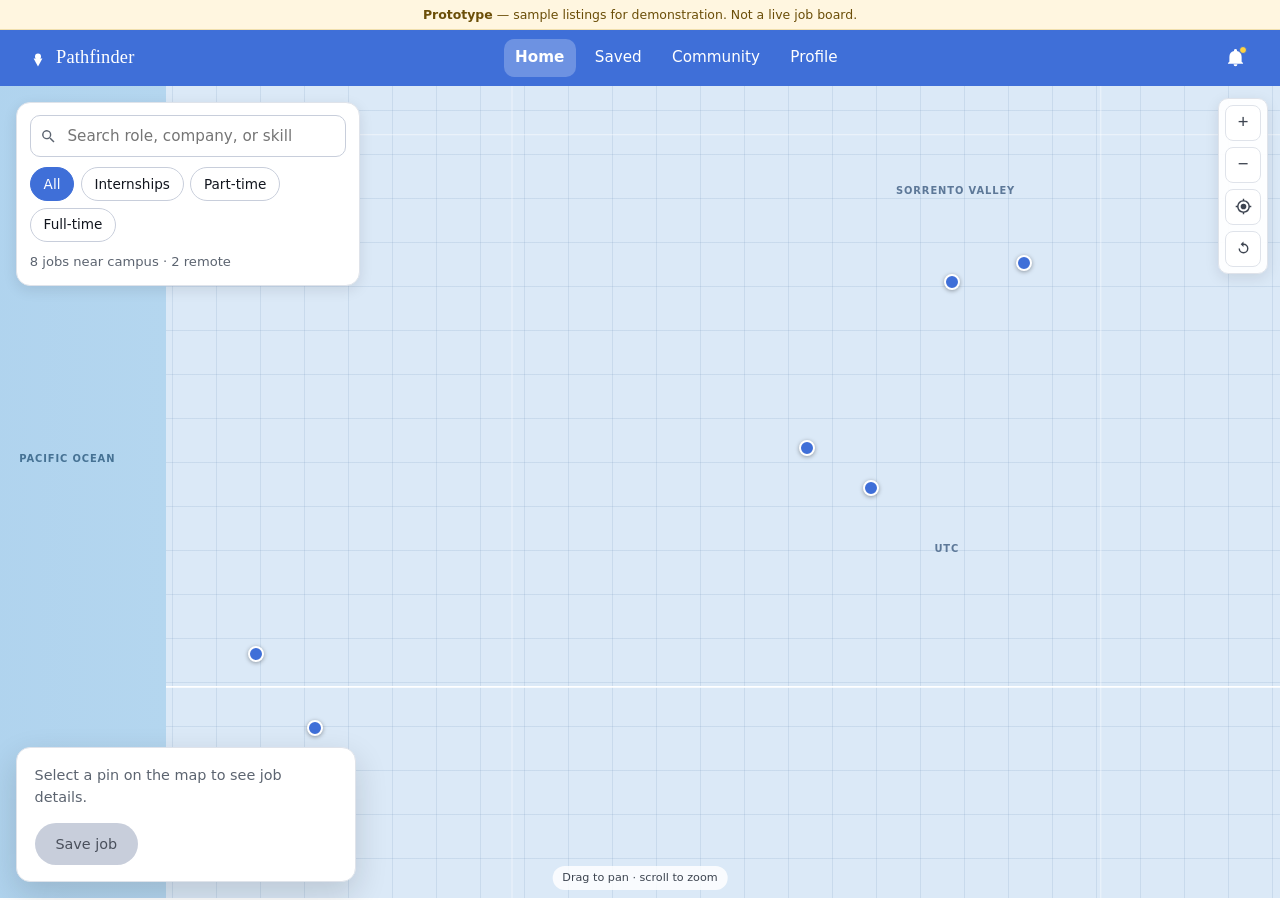
<file: Pathfinder App/index.html>
<!DOCTYPE html>
<html lang="en">
<head>
  <meta charset="UTF-8" />
  <meta name="viewport" content="width=device-width, initial-scale=1" />
  <title>Pathfinder — Find jobs near campus</title>
  <meta name="description" content="Pathfinder is a map-based job discovery tool for university students. Browse local internships and jobs by location, save the ones you want, and track application deadlines." />
  <meta name="theme-color" content="#3f6fd8" />

  <meta property="og:type" content="website" />
  <meta property="og:title" content="Pathfinder — Find jobs near campus" />
  <meta property="og:description" content="A map-based job discovery tool for university students." />

  <link rel="icon" href="data:image/svg+xml,<svg xmlns='http://www.w3.org/2000/svg' viewBox='0 0 100 100'><rect width='100' height='100' rx='22' fill='%233f6fd8'/><circle cx='50' cy='42' r='15' fill='white'/><path d='M50 92 L28 52 L72 52 Z' fill='white'/></svg>" />
  <link rel="stylesheet" href="style.css" />
</head>
<body>

<a class="skip-link" href="#mainContent">Skip to main content</a>

<div class="app">

  <div class="demo-banner" role="note">
    <strong>Prototype</strong> — sample listings for demonstration. Not a live job board.
  </div>

  <header class="top-bar">
    <div class="top-bar-inner">
      <a class="brand" href="#" aria-label="Pathfinder home">
        <svg class="brand-mark" viewBox="0 0 100 100" aria-hidden="true" focusable="false">
          <circle cx="50" cy="42" r="15" fill="currentColor" />
          <path d="M50 92 L28 52 L72 52 Z" fill="currentColor" />
        </svg>
        <span class="brand-text">Pathfinder</span>
      </a>

      <nav class="top-nav" role="tablist" aria-label="Main">
        <button class="nav-link active" role="tab" aria-selected="true"  aria-controls="homeView"      id="tab-home"      data-target="homeView">Home</button>
        <button class="nav-link"        role="tab" aria-selected="false" aria-controls="savedView"     id="tab-saved"     data-target="savedView">Saved <span id="navSavedBadge" class="nav-badge" hidden>0</span></button>
        <button class="nav-link"        role="tab" aria-selected="false" aria-controls="communityView" id="tab-community" data-target="communityView">Community</button>
        <button class="nav-link"        role="tab" aria-selected="false" aria-controls="profileView"   id="tab-profile"   data-target="profileView">Profile</button>
      </nav>

      <button class="icon-button" id="notifButton" aria-label="Notifications" aria-haspopup="dialog">
        <svg viewBox="0 0 24 24" aria-hidden="true" focusable="false">
          <path d="M12 22a2.2 2.2 0 0 0 2.2-2.2H9.8A2.2 2.2 0 0 0 12 22Zm7-5.2v-5.3a7 7 0 0 0-5.3-6.8V4a1.7 1.7 0 0 0-3.4 0v.7A7 7 0 0 0 5 11.5v5.3l-1.6 1.6v.8h17.2v-.8Z"
                fill="currentColor" />
        </svg>
        <span class="notif-dot" aria-hidden="true"></span>
      </button>
    </div>
  </header>

  <main class="main-layout" id="mainContent">

    <!-- ── HOME / MAP ─────────────────────────────────────────── -->
    <section id="homeView" class="view active-view" role="tabpanel" aria-labelledby="tab-home" tabindex="-1">
      <div class="map-wrapper">

        <div class="map-controls">
          <div class="map-search">
            <svg class="search-icon" viewBox="0 0 24 24" aria-hidden="true" focusable="false">
              <path d="M15.5 14h-.8l-.3-.3a6.5 6.5 0 1 0-.7.7l.3.3v.8l5 5 1.5-1.5-5-5Zm-6 0a4.5 4.5 0 1 1 0-9 4.5 4.5 0 0 1 0 9Z" fill="currentColor" />
            </svg>
            <label class="visually-hidden" for="searchInput">Search jobs</label>
            <input id="searchInput" type="search" placeholder="Search role, company, or skill" autocomplete="off" />
            <button id="clearSearch" class="clear-search" aria-label="Clear search" hidden>&times;</button>
          </div>

          <div class="filter-row" role="group" aria-label="Filter by job type">
            <button class="chip active" data-filter="all">All</button>
            <button class="chip" data-filter="Internship">Internships</button>
            <button class="chip" data-filter="Part Time">Part-time</button>
            <button class="chip" data-filter="Full Time">Full-time</button>
          </div>

          <div class="controls-foot">
            <p id="resultCount" class="result-count" role="status" aria-live="polite"></p>
            <button id="sortToggle" class="sort-toggle" hidden>Nearest first</button>
          </div>
        </div>

        <div class="map-tools">
          <button class="tool-button" id="zoomIn"  aria-label="Zoom in">+</button>
          <button class="tool-button" id="zoomOut" aria-label="Zoom out">&minus;</button>
          <button class="tool-button" id="locateMe" aria-label="Show my location">
            <svg viewBox="0 0 24 24" aria-hidden="true" focusable="false">
              <path d="M12 8a4 4 0 1 0 0 8 4 4 0 0 0 0-8Zm8.94 3A9 9 0 0 0 13 3.06V1h-2v2.06A9 9 0 0 0 3.06 11H1v2h2.06A9 9 0 0 0 11 20.94V23h2v-2.06A9 9 0 0 0 20.94 13H23v-2ZM12 19a7 7 0 1 1 0-14 7 7 0 0 1 0 14Z" fill="currentColor" />
            </svg>
          </button>
          <button class="tool-button" id="resetMap" aria-label="Reset map view">
            <svg viewBox="0 0 24 24" aria-hidden="true" focusable="false">
              <path d="M12 5V2L8 6l4 4V7a5 5 0 1 1-5 5H5a7 7 0 1 0 7-7Z" fill="currentColor" />
            </svg>
          </button>
        </div>

        <div id="mapArea" class="map-area">
          <div class="map-canvas" id="mapCanvas">
            <div class="map-grid" aria-hidden="true"></div>
            <svg class="map-roads" viewBox="0 0 100 100" preserveAspectRatio="none" aria-hidden="true" focusable="false">
              <path d="M0 62 H100" class="road road-major" />
              <path d="M22 0 V100" class="road road-major" />
              <path d="M0 28 H100" class="road" />
              <path d="M68 0 V100" class="road" />
              <path d="M0 85 H100" class="road" />
              <path d="M45 0 V100" class="road" />
            </svg>
            <div class="map-water" aria-hidden="true"></div>
            <span class="map-label map-label-water" aria-hidden="true">Pacific Ocean</span>
            <span class="map-label" style="top:12%; left:70%;" aria-hidden="true">Sorrento Valley</span>
            <span class="map-label" style="top:56%; left:73%;" aria-hidden="true">UTC</span>
            <span class="map-label" style="top:84%; left:16%;" aria-hidden="true">La Jolla</span>

            <div id="userMarker" class="user-marker" hidden>
              <span class="user-pulse" aria-hidden="true"></span>
              <span class="user-dot" aria-hidden="true"></span>
            </div>

            <ul id="markerLayer" class="marker-layer" aria-label="Job locations on map"></ul>
          </div>

          <p class="map-hint" id="mapHint">Drag to pan · scroll to zoom</p>
        </div>

        <aside id="jobDetailsBox" class="job-details-box" aria-live="polite">
          <button id="closeDetails" class="close-details" aria-label="Close job details" hidden>&times;</button>
          <div id="jobDetailsContent">
            <p class="muted empty-hint">Select a pin on the map to see job details.</p>
          </div>
          <div class="detail-actions">
            <button id="saveJobButton" class="primary-button" disabled>Save job</button>
          </div>
        </aside>

        <!-- Mobile-only list fallback: a pin map is unusable at phone width -->
        <div class="mobile-list" id="mobileList" aria-label="Job listings"></div>
      </div>
    </section>

    <!-- ── SAVED ──────────────────────────────────────────────── -->
    <section id="savedView" class="view" role="tabpanel" aria-labelledby="tab-saved" tabindex="-1">
      <div class="saved-inner">
        <h1 class="page-title">Your saved jobs</h1>
        <p id="savedCount" class="saved-count">0 jobs</p>
        <div id="savedJobsContainer" class="saved-jobs-list"></div>
      </div>
    </section>

    <!-- ── COMMUNITY ──────────────────────────────────────────── -->
    <section id="communityView" class="view" role="tabpanel" aria-labelledby="tab-community" tabindex="-1">
      <div class="static-inner">
        <h1 class="page-title">Community</h1>
        <p class="page-sub">Connect with people who've been where you are.</p>

        <div class="card-grid">
          <article class="info-card">
            <h2>Upcoming events</h2>
            <ul class="event-list">
              <li><span class="event-date">Aug 4</span> Fall Career Fair — Price Center Ballroom</li>
              <li><span class="event-date">Aug 12</span> Resume Review Drop-in — Career Center</li>
              <li><span class="event-date">Aug 19</span> Tech Mock Interviews — CSE 1202</li>
            </ul>
          </article>

          <article class="info-card">
            <h2>Connect with alumni</h2>
            <p class="muted">Browse graduates working in roles you're aiming for and reach out for a short chat.</p>
            <ul class="alum-list">
              <li><strong>Priya R.</strong> — SWE at Pacific Systems <span class="muted">'23, CSE</span></li>
              <li><strong>Marcus T.</strong> — Product at Triton Apps <span class="muted">'22, COGS</span></li>
              <li><strong>Dana L.</strong> — UX Research at Harborline <span class="muted">'24, ICAM</span></li>
            </ul>
          </article>

          <article class="info-card">
            <h2>Career tips</h2>
            <ul class="tip-list">
              <li>Apply within 72 hours of a posting going up — response rates drop sharply after the first week.</li>
              <li>Tailor the top third of your resume to each role. Most screens never reach the bottom.</li>
              <li>One specific project beats five vague ones. Depth reads as competence.</li>
            </ul>
          </article>
        </div>
      </div>
    </section>

    <!-- ── PROFILE ────────────────────────────────────────────── -->
    <section id="profileView" class="view" role="tabpanel" aria-labelledby="tab-profile" tabindex="-1">
      <div class="profile-inner">
        <h1 class="page-title">Profile</h1>
        <p class="page-sub">Saved locally in your browser. Nothing is uploaded.</p>

        <form class="profile-form" id="profileForm" novalidate>
          <div class="field">
            <label for="pfName">Name</label>
            <input id="pfName" name="name" type="text" placeholder="Your name" autocomplete="name" />
          </div>

          <div class="field">
            <label for="pfMajor">Major</label>
            <input id="pfMajor" name="major" type="text" placeholder="e.g., CSE, COGS, ICAM" />
          </div>

          <div class="field">
            <label for="pfGrad">Graduation year</label>
            <input id="pfGrad" name="grad" type="number" min="2020" max="2035" step="1" placeholder="2027" />
          </div>

          <div class="field">
            <label for="pfBio">Short bio</label>
            <textarea id="pfBio" name="bio" rows="3" maxlength="280"
              placeholder="A sentence about what you're interested in."></textarea>
            <p class="field-hint"><span id="bioCount">0</span>/280</p>
          </div>

          <div class="field">
            <label for="pfUrl">Portfolio or LinkedIn URL</label>
            <input id="pfUrl" name="url" type="url" placeholder="https://" />
            <p class="field-error" id="pfUrlError" hidden>Enter a full URL starting with http:// or https://</p>
          </div>

          <div class="field">
            <label for="pfResume">Resume</label>
            <input id="pfResume" name="resume" type="file" accept=".pdf,.doc,.docx" />
            <p class="field-hint">PDF or Word, max 5&nbsp;MB.</p>
            <p class="field-error" id="pfResumeError" hidden></p>
          </div>

          <div class="form-actions">
            <button type="submit" class="primary-button" id="saveProfileBtn">Save profile</button>
            <span id="profileStatus" class="save-status" role="status" aria-live="polite"></span>
          </div>
        </form>
      </div>
    </section>

  </main>
</div>

<!-- Notifications panel -->
<div class="modal-backdrop" id="notifPanel" hidden>
  <div class="modal" role="dialog" aria-modal="true" aria-labelledby="notifTitle">
    <div class="modal-head">
      <h2 id="notifTitle">Notifications</h2>
      <button class="close-modal" id="closeNotif" aria-label="Close notifications">&times;</button>
    </div>
    <ul class="notif-list">
      <li><strong>Deadline soon</strong> — Front-End Developer at Coastline Studio closes in 3 days.<span class="notif-time">2h ago</span></li>
      <li><strong>New listing</strong> — 2 new internships posted near campus.<span class="notif-time">Yesterday</span></li>
      <li><strong>Event</strong> — Fall Career Fair registration is open.<span class="notif-time">3 days ago</span></li>
    </ul>
  </div>
</div>

<div id="toast" class="toast" role="status" aria-live="polite"></div>

<script src="script.js"></script>
</body>
</html>
</file>
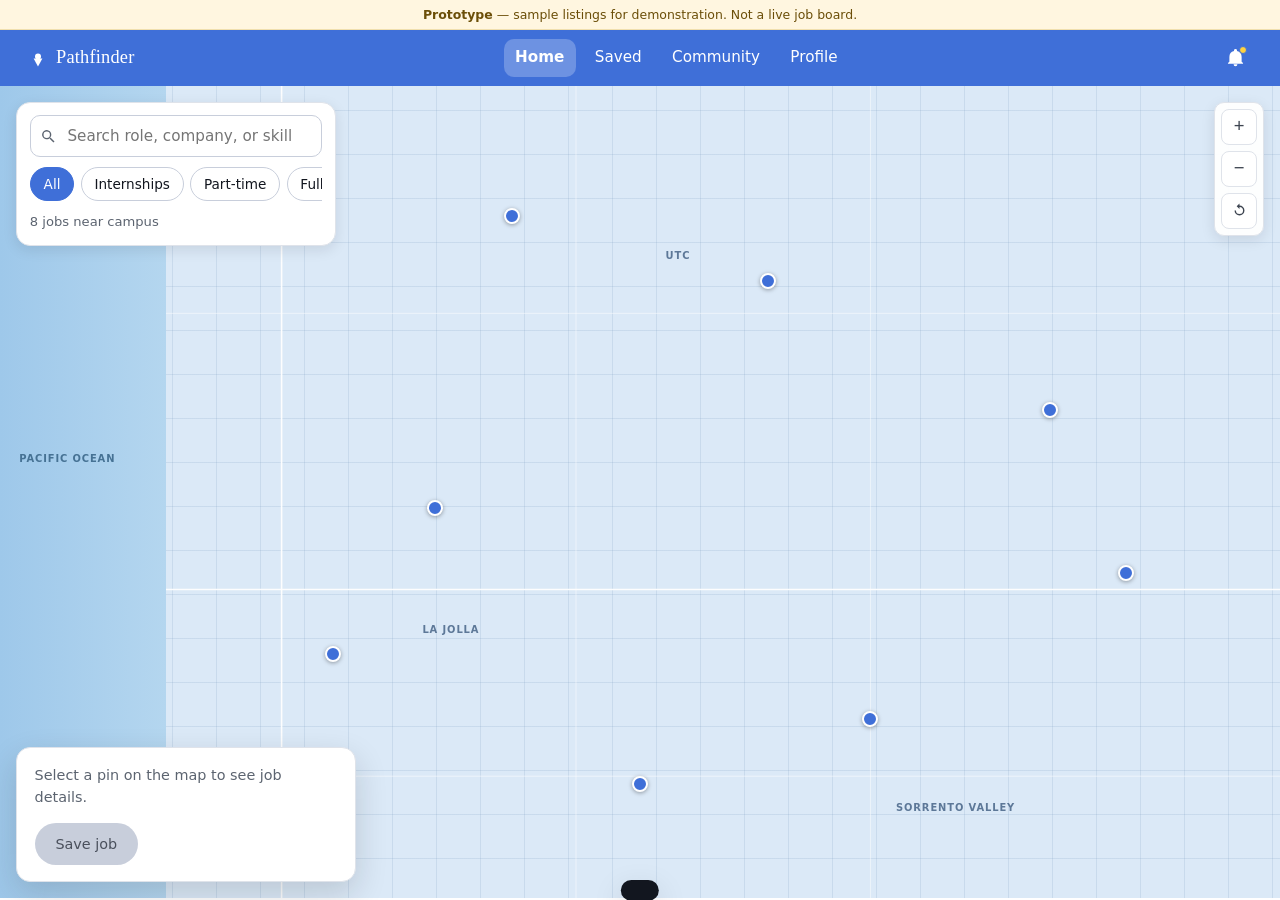
<file: Pathfinder App/_backup-v1/index.html>
<!DOCTYPE html>
<html lang="en">
<head>
  <meta charset="UTF-8" />
  <meta name="viewport" content="width=device-width, initial-scale=1" />
  <title>Pathfinder — Find jobs near campus</title>
  <meta name="description" content="Pathfinder is a map-based job discovery tool for university students. Browse local internships and jobs by location, save the ones you want, and track application deadlines." />
  <meta name="theme-color" content="#3f6fd8" />

  <meta property="og:type" content="website" />
  <meta property="og:title" content="Pathfinder — Find jobs near campus" />
  <meta property="og:description" content="A map-based job discovery tool for university students." />

  <link rel="icon" href="data:image/svg+xml,<svg xmlns='http://www.w3.org/2000/svg' viewBox='0 0 100 100'><rect width='100' height='100' rx='22' fill='%233f6fd8'/><circle cx='50' cy='42' r='15' fill='white'/><path d='M50 92 L28 52 L72 52 Z' fill='white'/></svg>" />
  <link rel="stylesheet" href="style.css" />
</head>
<body>

<a class="skip-link" href="#mainContent">Skip to main content</a>

<div class="app">

  <div class="demo-banner" role="note">
    <strong>Prototype</strong> — sample listings for demonstration. Not a live job board.
  </div>

  <header class="top-bar">
    <div class="top-bar-inner">
      <a class="brand" href="#" aria-label="Pathfinder home">
        <svg class="brand-mark" viewBox="0 0 100 100" aria-hidden="true" focusable="false">
          <circle cx="50" cy="42" r="15" fill="currentColor" />
          <path d="M50 92 L28 52 L72 52 Z" fill="currentColor" />
        </svg>
        <span class="brand-text">Pathfinder</span>
      </a>

      <nav class="top-nav" role="tablist" aria-label="Main">
        <button class="nav-link active" role="tab" aria-selected="true"  aria-controls="homeView"      id="tab-home"      data-target="homeView">Home</button>
        <button class="nav-link"        role="tab" aria-selected="false" aria-controls="savedView"     id="tab-saved"     data-target="savedView">Saved <span id="navSavedBadge" class="nav-badge" hidden>0</span></button>
        <button class="nav-link"        role="tab" aria-selected="false" aria-controls="communityView" id="tab-community" data-target="communityView">Community</button>
        <button class="nav-link"        role="tab" aria-selected="false" aria-controls="profileView"   id="tab-profile"   data-target="profileView">Profile</button>
      </nav>

      <button class="icon-button" id="notifButton" aria-label="Notifications" aria-haspopup="dialog">
        <svg viewBox="0 0 24 24" aria-hidden="true" focusable="false">
          <path d="M12 22a2.2 2.2 0 0 0 2.2-2.2H9.8A2.2 2.2 0 0 0 12 22Zm7-5.2v-5.3a7 7 0 0 0-5.3-6.8V4a1.7 1.7 0 0 0-3.4 0v.7A7 7 0 0 0 5 11.5v5.3l-1.6 1.6v.8h17.2v-.8Z"
                fill="currentColor" />
        </svg>
        <span class="notif-dot" aria-hidden="true"></span>
      </button>
    </div>
  </header>

  <main class="main-layout" id="mainContent">

    <!-- ── HOME / MAP ─────────────────────────────────────────── -->
    <section id="homeView" class="view active-view" role="tabpanel" aria-labelledby="tab-home" tabindex="-1">
      <div class="map-wrapper">

        <div class="map-controls">
          <div class="map-search">
            <svg class="search-icon" viewBox="0 0 24 24" aria-hidden="true" focusable="false">
              <path d="M15.5 14h-.8l-.3-.3a6.5 6.5 0 1 0-.7.7l.3.3v.8l5 5 1.5-1.5-5-5Zm-6 0a4.5 4.5 0 1 1 0-9 4.5 4.5 0 0 1 0 9Z" fill="currentColor" />
            </svg>
            <label class="visually-hidden" for="searchInput">Search jobs</label>
            <input id="searchInput" type="search" placeholder="Search role, company, or skill" autocomplete="off" />
            <button id="clearSearch" class="clear-search" aria-label="Clear search" hidden>&times;</button>
          </div>

          <div class="filter-row" role="group" aria-label="Filter by job type">
            <button class="chip active" data-filter="all">All</button>
            <button class="chip" data-filter="Internship">Internships</button>
            <button class="chip" data-filter="Part Time">Part-time</button>
            <button class="chip" data-filter="Full Time">Full-time</button>
          </div>

          <p id="resultCount" class="result-count" role="status" aria-live="polite"></p>
        </div>

        <div class="map-tools">
          <button class="tool-button" id="zoomIn"  aria-label="Zoom in">+</button>
          <button class="tool-button" id="zoomOut" aria-label="Zoom out">&minus;</button>
          <button class="tool-button" id="resetMap" aria-label="Reset map view">
            <svg viewBox="0 0 24 24" aria-hidden="true" focusable="false">
              <path d="M12 5V2L8 6l4 4V7a5 5 0 1 1-5 5H5a7 7 0 1 0 7-7Z" fill="currentColor" />
            </svg>
          </button>
        </div>

        <div id="mapArea" class="map-area">
          <div class="map-canvas" id="mapCanvas">
            <div class="map-grid" aria-hidden="true"></div>
            <svg class="map-roads" viewBox="0 0 100 100" preserveAspectRatio="none" aria-hidden="true" focusable="false">
              <path d="M0 62 H100"       class="road road-major" />
              <path d="M22 0 V100"       class="road road-major" />
              <path d="M0 28 H100"       class="road" />
              <path d="M68 0 V100"       class="road" />
              <path d="M0 85 H100"       class="road" />
              <path d="M45 0 V100"       class="road" />
            </svg>
            <div class="map-water" aria-hidden="true"></div>
            <span class="map-label map-label-water" aria-hidden="true">Pacific Ocean</span>
            <span class="map-label" style="top:20%; left:52%;" aria-hidden="true">UTC</span>
            <span class="map-label" style="top:66%; left:33%;" aria-hidden="true">La Jolla</span>
            <span class="map-label" style="top:88%; left:70%;" aria-hidden="true">Sorrento Valley</span>

            <ul id="markerLayer" class="marker-layer" aria-label="Job locations on map"></ul>
          </div>
        </div>

        <aside id="jobDetailsBox" class="job-details-box" aria-live="polite">
          <button id="closeDetails" class="close-details" aria-label="Close job details" hidden>&times;</button>
          <div id="jobDetailsContent">
            <p class="muted empty-hint">Select a pin on the map to see job details.</p>
          </div>
          <div class="detail-actions">
            <button id="saveJobButton" class="primary-button" disabled>Save job</button>
          </div>
        </aside>

        <!-- Mobile-only list fallback: a pin map is unusable at phone width -->
        <div class="mobile-list" id="mobileList" aria-label="Job listings"></div>
      </div>
    </section>

    <!-- ── SAVED ──────────────────────────────────────────────── -->
    <section id="savedView" class="view" role="tabpanel" aria-labelledby="tab-saved" tabindex="-1">
      <div class="saved-inner">
        <h1 class="page-title">Your saved jobs</h1>
        <p id="savedCount" class="saved-count">0 jobs</p>
        <div id="savedJobsContainer" class="saved-jobs-list"></div>
      </div>
    </section>

    <!-- ── COMMUNITY ──────────────────────────────────────────── -->
    <section id="communityView" class="view" role="tabpanel" aria-labelledby="tab-community" tabindex="-1">
      <div class="static-inner">
        <h1 class="page-title">Community</h1>
        <p class="page-sub">Connect with people who've been where you are.</p>

        <div class="card-grid">
          <article class="info-card">
            <h2>Upcoming events</h2>
            <ul class="event-list">
              <li><span class="event-date">Aug 4</span> Fall Career Fair — Price Center Ballroom</li>
              <li><span class="event-date">Aug 12</span> Resume Review Drop-in — Career Center</li>
              <li><span class="event-date">Aug 19</span> Tech Mock Interviews — CSE 1202</li>
            </ul>
          </article>

          <article class="info-card">
            <h2>Connect with alumni</h2>
            <p class="muted">Browse graduates working in roles you're aiming for and reach out for a short chat.</p>
            <ul class="alum-list">
              <li><strong>Priya R.</strong> — SWE at Pacific Systems <span class="muted">'23, CSE</span></li>
              <li><strong>Marcus T.</strong> — Product at Triton Apps <span class="muted">'22, COGS</span></li>
              <li><strong>Dana L.</strong> — UX Research at Harborline <span class="muted">'24, ICAM</span></li>
            </ul>
          </article>

          <article class="info-card">
            <h2>Career tips</h2>
            <ul class="tip-list">
              <li>Apply within 72 hours of a posting going up — response rates drop sharply after the first week.</li>
              <li>Tailor the top third of your resume to each role. Most screens never reach the bottom.</li>
              <li>One specific project beats five vague ones. Depth reads as competence.</li>
            </ul>
          </article>
        </div>
      </div>
    </section>

    <!-- ── PROFILE ────────────────────────────────────────────── -->
    <section id="profileView" class="view" role="tabpanel" aria-labelledby="tab-profile" tabindex="-1">
      <div class="profile-inner">
        <h1 class="page-title">Profile</h1>
        <p class="page-sub">Saved locally in your browser. Nothing is uploaded.</p>

        <form class="profile-form" id="profileForm" novalidate>
          <div class="field">
            <label for="pfName">Name</label>
            <input id="pfName" name="name" type="text" placeholder="Your name" autocomplete="name" />
          </div>

          <div class="field">
            <label for="pfMajor">Major</label>
            <input id="pfMajor" name="major" type="text" placeholder="e.g., CSE, COGS, ICAM" />
          </div>

          <div class="field">
            <label for="pfGrad">Graduation year</label>
            <input id="pfGrad" name="grad" type="number" min="2020" max="2035" step="1" placeholder="2027" />
          </div>

          <div class="field">
            <label for="pfBio">Short bio</label>
            <textarea id="pfBio" name="bio" rows="3" maxlength="280"
              placeholder="A sentence about what you're interested in."></textarea>
            <p class="field-hint"><span id="bioCount">0</span>/280</p>
          </div>

          <div class="field">
            <label for="pfUrl">Portfolio or LinkedIn URL</label>
            <input id="pfUrl" name="url" type="url" placeholder="https://" />
            <p class="field-error" id="pfUrlError" hidden>Enter a full URL starting with http:// or https://</p>
          </div>

          <div class="field">
            <label for="pfResume">Resume</label>
            <input id="pfResume" name="resume" type="file" accept=".pdf,.doc,.docx" />
            <p class="field-hint">PDF or Word, max 5&nbsp;MB.</p>
            <p class="field-error" id="pfResumeError" hidden></p>
          </div>

          <div class="form-actions">
            <button type="submit" class="primary-button" id="saveProfileBtn">Save profile</button>
            <span id="profileStatus" class="save-status" role="status" aria-live="polite"></span>
          </div>
        </form>
      </div>
    </section>

  </main>
</div>

<!-- Notifications panel -->
<div class="modal-backdrop" id="notifPanel" hidden>
  <div class="modal" role="dialog" aria-modal="true" aria-labelledby="notifTitle">
    <div class="modal-head">
      <h2 id="notifTitle">Notifications</h2>
      <button class="close-modal" id="closeNotif" aria-label="Close notifications">&times;</button>
    </div>
    <ul class="notif-list">
      <li><strong>Deadline soon</strong> — Software Engineer Intern at Pacific Systems closes in 3 days.<span class="notif-time">2h ago</span></li>
      <li><strong>New listing</strong> — 2 new internships posted near campus.<span class="notif-time">Yesterday</span></li>
      <li><strong>Event</strong> — Fall Career Fair registration is open.<span class="notif-time">3 days ago</span></li>
    </ul>
  </div>
</div>

<div id="toast" class="toast" role="status" aria-live="polite" hidden></div>

<script src="script.js"></script>
</body>
</html>
</file>
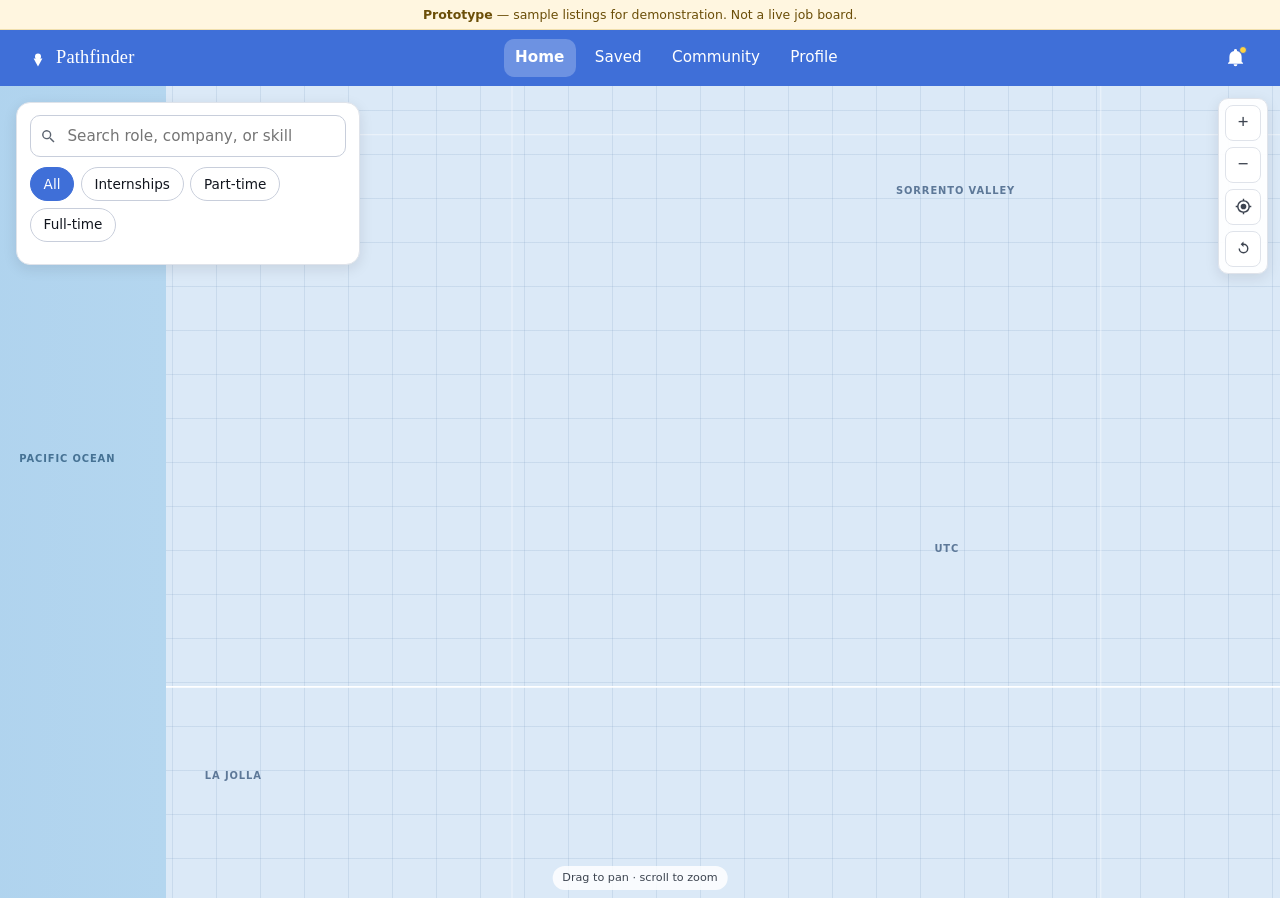
<file: Pathfinder App/pathfinder-standalone.html>
<!DOCTYPE html>
<html lang="en">
<head>
  <meta charset="UTF-8" />
  <meta name="viewport" content="width=device-width, initial-scale=1" />
  <title>Pathfinder — Find jobs near campus</title>
  <meta name="description" content="Pathfinder is a map-based job discovery tool for university students. Browse local internships and jobs by location, save the ones you want, and track application deadlines." />
  <meta name="theme-color" content="#3f6fd8" />

  <meta property="og:type" content="website" />
  <meta property="og:title" content="Pathfinder — Find jobs near campus" />
  <meta property="og:description" content="A map-based job discovery tool for university students." />

  <link rel="icon" href="data:image/svg+xml,<svg xmlns='http://www.w3.org/2000/svg' viewBox='0 0 100 100'><rect width='100' height='100' rx='22' fill='%233f6fd8'/><circle cx='50' cy='42' r='15' fill='white'/><path d='M50 92 L28 52 L72 52 Z' fill='white'/></svg>" />
  <style>
/* ============================================================
   Pathfinder - stylesheet
   Layout: mobile-first, single breakpoint at 768px.
   ============================================================ */

:root {
  /* Brand blue darkened from #5b8af0 to #3f6fd8 so white text on it
     clears WCAG AA (4.5:1). The original was 3.31:1 - a real failure. */
  --blue:        #3f6fd8;
  --blue-dark:   #2f56ae;
  --blue-light:  #e8f0fe;
  --blue-tint:   #c9dcfb;

  --ink:         #12161f;
  --ink-2:       #3d4450;
  --text:        #12161f;
  --text-muted:  #5c6470;   /* 5.98:1 on white */
  --border:      #dfe3ea;
  --border-2:    #c8cedb;
  --surface:     #ffffff;
  --surface-2:   #f6f8fb;

  --danger:      #c0392b;
  --success:     #1f7a4d;

  --radius:      10px;
  --radius-lg:   14px;
  --shadow-sm:   0 1px 2px rgba(18, 22, 31, .06);
  --shadow:      0 4px 14px rgba(18, 22, 31, .10);
  --shadow-lg:   0 12px 32px rgba(18, 22, 31, .16);

  --header-h:    56px;
  --banner-h:    32px;
}

*, *::before, *::after { box-sizing: border-box; }

html, body {
  margin: 0;
  padding: 0;
  /* The original had `min-width: 1100px`, which forced horizontal
     scrolling on every phone. Removed. */
}

body {
  font-family: system-ui, -apple-system, BlinkMacSystemFont, "Segoe UI", Roboto, sans-serif;
  background: var(--surface);
  color: var(--text);
  font-size: 16px;
  line-height: 1.55;
  -webkit-font-smoothing: antialiased;
}

h1, h2, h3 { line-height: 1.25; }

/* ---------- Accessibility helpers ---------- */

.visually-hidden {
  position: absolute;
  width: 1px; height: 1px;
  padding: 0; margin: -1px;
  overflow: hidden;
  clip: rect(0 0 0 0);
  white-space: nowrap;
  border: 0;
}

.skip-link {
  position: absolute;
  left: 8px;
  top: -60px;
  z-index: 100;
  background: var(--ink);
  color: #fff;
  padding: .6rem 1rem;
  border-radius: var(--radius);
  text-decoration: none;
  transition: top .15s ease;
}
.skip-link:focus { top: 8px; }

/* One consistent, visible focus ring everywhere. The original had none,
   which made the whole app unusable by keyboard. */
:focus-visible {
  outline: 3px solid var(--blue);
  outline-offset: 2px;
  border-radius: 4px;
}
.top-bar :focus-visible { outline-color: #fff; }

@media (prefers-reduced-motion: reduce) {
  *, *::before, *::after {
    animation-duration: .01ms !important;
    animation-iteration-count: 1 !important;
    transition-duration: .01ms !important;
    scroll-behavior: auto !important;
  }
}

/* ---------- App shell ---------- */

.app {
  min-height: 100vh;
  min-height: 100dvh;
  display: flex;
  flex-direction: column;
}

.demo-banner {
  background: #fff6e0;
  border-bottom: 1px solid #f0dfae;
  color: #6b4e08;
  font-size: .78rem;
  text-align: center;
  padding: .35rem 1rem;
  line-height: 1.4;
}

/* ---------- Top bar ---------- */

.top-bar {
  background: var(--blue);
  color: #fff;
  position: sticky;
  top: 0;
  z-index: 20;
}

.top-bar-inner {
  padding: 0 1rem;
  min-height: var(--header-h);
  display: flex;
  align-items: center;
  gap: 1rem;
  justify-content: space-between;
}

.brand {
  display: flex;
  align-items: center;
  gap: .5rem;
  color: #fff;
  text-decoration: none;
  flex-shrink: 0;
}

.brand-mark { width: 20px; height: 20px; }

.brand-text {
  font-family: Georgia, "Times New Roman", serif;
  font-size: 1.15rem;
  letter-spacing: .01em;
}

.top-nav {
  display: flex;
  gap: .25rem;
  align-items: center;
  overflow-x: auto;
  scrollbar-width: none;
}
.top-nav::-webkit-scrollbar { display: none; }

.nav-link {
  border: none;
  background: none;
  color: #fff;
  cursor: pointer;
  font: inherit;
  font-size: .95rem;
  padding: .45rem .7rem;
  border-radius: var(--radius);
  white-space: nowrap;
  display: inline-flex;
  align-items: center;
  gap: .35rem;
  transition: background .15s ease;
}
.nav-link:hover { background: rgba(255, 255, 255, .16); }
.nav-link.active { background: rgba(255, 255, 255, .24); font-weight: 600; }

.nav-badge {
  background: #fff;
  color: var(--blue-dark);
  border-radius: 999px;
  font-size: .7rem;
  font-weight: 700;
  min-width: 18px;
  padding: 0 .3rem;
  text-align: center;
  line-height: 18px;
}

.icon-button {
  border: none;
  background: none;
  color: #fff;
  cursor: pointer;
  padding: .4rem;
  border-radius: 50%;
  position: relative;
  display: inline-flex;
  transition: background .15s ease;
  flex-shrink: 0;
}
.icon-button:hover { background: rgba(255, 255, 255, .16); }
.icon-button svg { width: 21px; height: 21px; display: block; }

.notif-dot {
  position: absolute;
  top: 5px; right: 5px;
  width: 8px; height: 8px;
  background: #ffd23f;
  border: 1.5px solid var(--blue);
  border-radius: 50%;
}

/* ---------- Views ---------- */

.main-layout { flex: 1; display: flex; min-height: 0; }
.view { display: none; width: 100%; }
.view.active-view { display: block; }
.view:focus { outline: none; }

.page-title { font-size: 1.75rem; margin: 0 0 .25rem; letter-spacing: -.01em; }
.page-sub { color: var(--text-muted); margin: 0 0 1.75rem; font-size: .95rem; }
.muted { color: var(--text-muted); }

/* ============================================================
   MAP VIEW
   ============================================================ */

.map-wrapper {
  position: relative;
  display: flex;
  flex-direction: column;
  height: calc(100dvh - var(--header-h) - var(--banner-h));
}

.map-controls {
  padding: .75rem 1rem;
  background: var(--surface);
  border-bottom: 1px solid var(--border);
  display: flex;
  flex-direction: column;
  gap: .6rem;
  z-index: 5;
}

.map-search {
  display: flex;
  align-items: center;
  gap: .5rem;
  background: var(--surface);
  border: 1px solid var(--border-2);
  border-radius: var(--radius);
  padding: 0 .6rem;
  height: 42px;
}
.map-search:focus-within {
  border-color: var(--blue);
  box-shadow: 0 0 0 3px rgba(63, 111, 216, .18);
}
.search-icon { width: 17px; height: 17px; color: var(--text-muted); flex-shrink: 0; }

.map-search input {
  border: none;
  outline: none;
  background: none;
  flex: 1;
  font: inherit;
  font-size: .95rem;
  min-width: 0;
  color: var(--text);
}
.map-search input::-webkit-search-cancel-button { display: none; }

.clear-search {
  border: none;
  background: none;
  color: var(--text-muted);
  font-size: 1.3rem;
  line-height: 1;
  cursor: pointer;
  padding: 0 .2rem;
}
.clear-search:hover { color: var(--text); }

/* Chips wrap onto a second line rather than scrolling horizontally.
   The old version clipped "Full-time" off the edge of the 320px panel
   with no visual cue that anything was hidden. */
.filter-row { display: flex; flex-wrap: wrap; gap: .4rem; }

.chip {
  border: 1px solid var(--border-2);
  background: var(--surface);
  color: var(--text);
  font: inherit;
  font-size: .85rem;
  padding: .35rem .8rem;
  border-radius: 999px;
  cursor: pointer;
  white-space: nowrap;
  transition: background .15s ease, border-color .15s ease;
}
.chip:hover { background: var(--surface-2); }
.chip.active {
  background: var(--blue);
  border-color: var(--blue);
  color: #fff;
  font-weight: 500;
}

.controls-foot {
  display: flex;
  align-items: center;
  justify-content: space-between;
  gap: .5rem;
}

.result-count { margin: 0; font-size: .82rem; color: var(--text-muted); }

.sort-toggle {
  border: none;
  background: none;
  color: var(--blue-dark);
  font: inherit;
  font-size: .8rem;
  font-weight: 550;
  cursor: pointer;
  padding: .15rem .3rem;
  border-radius: 5px;
  white-space: nowrap;
}
.sort-toggle:hover { background: var(--blue-light); }
.sort-toggle[hidden] { display: none; }

/* ---------- Map canvas ---------- */

.map-area {
  position: relative;
  flex: 0 0 38vh;
  overflow: hidden;
  background: #dbe9f7;
  cursor: grab;
  /* Let the browser handle pinch-zoom; we handle single-finger pan. */
  touch-action: pinch-zoom;
  /* Without this, dragging across the map selects the region labels,
     which is a large part of what made panning feel unreliable. */
  user-select: none;
  -webkit-user-select: none;
}
.map-area.is-dragging { cursor: grabbing; }

.map-canvas {
  position: absolute;
  inset: 0;
  transform-origin: center center;
  will-change: transform;
}
/* Animate only for button-driven changes, never mid-drag. */
.map-canvas.is-animating { transition: transform .25s ease; }

.map-grid {
  position: absolute;
  inset: -100%;
  background-image:
    linear-gradient(rgba(120, 150, 190, .18) 1px, transparent 1px),
    linear-gradient(90deg, rgba(120, 150, 190, .18) 1px, transparent 1px);
  background-size: 44px 44px;
}

/* Decorative layers extend past the canvas so panning never reveals
   an empty edge. */
.map-roads {
  position: absolute;
  top: -50%; left: -50%;
  width: 200%; height: 200%;
}
.road { stroke: #fff; stroke-width: .7; fill: none; opacity: .75; vector-effect: non-scaling-stroke; }
.road-major { stroke-width: 1.6; opacity: .95; }

.map-water {
  position: absolute;
  top: -50%; bottom: -50%;
  left: -60%;
  width: 73%;
  background: linear-gradient(90deg, #9ec8ea 0%, #b4d6ef 100%);
}

.map-label {
  position: absolute;
  font-size: .62rem;
  letter-spacing: .09em;
  text-transform: uppercase;
  color: #5d7898;
  font-weight: 600;
  pointer-events: none;
  user-select: none;
  white-space: nowrap;
}
.map-label-water { top: 45%; left: 1.5%; color: #467294; }

.map-hint {
  position: absolute;
  left: 50%;
  bottom: 8px;
  transform: translateX(-50%);
  margin: 0;
  font-size: .7rem;
  color: var(--ink-2);
  background: rgba(255, 255, 255, .82);
  padding: .2rem .6rem;
  border-radius: 999px;
  pointer-events: none;
  transition: opacity .3s ease;
  z-index: 4;
}
.map-hint.is-hidden { opacity: 0; }

.marker-layer { position: absolute; inset: 0; margin: 0; padding: 0; list-style: none; }
.marker-layer li { position: absolute; margin: 0; }

/* ---------- Pins ---------- */

.job-marker {
  /* 44px hit target, sized for a fingertip. The original was 18px -
     below the 24px WCAG minimum. */
  width: 44px;
  height: 44px;
  padding: 0;
  border: none;
  background: none;
  cursor: pointer;
  transform: translate(-50%, -50%);
  display: grid;
  place-items: center;
  position: absolute;
}

/* With a mouse, a 44px target is unnecessarily large: eight pins worth of
   invisible padding covers much of the map, so drags that start anywhere
   near a pin get swallowed. Pointer devices are precise, so shrink to 26px
   - still comfortably above the 24px minimum - and leave touch alone. */
@media (pointer: fine) {
  .job-marker { width: 26px; height: 26px; }
}

.job-marker .pin-dot {
  width: 16px;
  height: 16px;
  border-radius: 50%;
  background: var(--blue);
  border: 2.5px solid #fff;
  box-shadow: 0 1px 4px rgba(0, 0, 0, .35);
  transition: transform .15s ease, background .15s ease;
}

.job-marker:hover .pin-dot { transform: scale(1.28); }

.job-marker[aria-pressed="true"] .pin-dot {
  background: var(--ink);
  transform: scale(1.35);
  box-shadow: 0 0 0 5px rgba(63, 111, 216, .3), 0 1px 4px rgba(0, 0, 0, .35);
}

.job-marker.is-saved .pin-dot { background: var(--success); }

/* Filtered pins fade rather than disappear, so the map doesn't
   visually jump between filter states. */
.job-marker.filtered-out { opacity: .22; pointer-events: none; }

/* ---------- User location ---------- */

.user-marker {
  position: absolute;
  width: 22px; height: 22px;
  transform: translate(-50%, -50%);
  display: grid;
  place-items: center;
  pointer-events: none;
  z-index: 2;
}
.user-marker[hidden] { display: none; }

.user-dot {
  width: 14px; height: 14px;
  border-radius: 50%;
  background: #1a73e8;
  border: 2.5px solid #fff;
  box-shadow: 0 1px 5px rgba(0, 0, 0, .4);
  grid-area: 1 / 1;
}

.user-pulse {
  grid-area: 1 / 1;
  width: 22px; height: 22px;
  border-radius: 50%;
  background: rgba(26, 115, 232, .35);
  animation: userPulse 2s ease-out infinite;
}

@keyframes userPulse {
  0%   { transform: scale(.6); opacity: .8; }
  70%  { transform: scale(2.4); opacity: 0; }
  100% { transform: scale(2.4); opacity: 0; }
}

/* ---------- Map tools ---------- */

.map-tools {
  position: absolute;
  right: 12px;
  top: 12px;
  display: none;   /* hidden on mobile; shown at >=768px */
  flex-direction: column;
  gap: 6px;
  background: rgba(255, 255, 255, .94);
  padding: 6px;
  border-radius: var(--radius);
  border: 1px solid var(--border);
  box-shadow: var(--shadow);
  z-index: 6;
}

.tool-button {
  width: 36px; height: 36px;
  background: var(--surface);
  color: var(--ink-2);
  border: 1px solid var(--border);
  border-radius: 8px;
  font-size: 1.15rem;
  line-height: 1;
  cursor: pointer;
  display: grid;
  place-items: center;
  transition: background .15s ease;
}
.tool-button:hover { background: var(--surface-2); }
.tool-button:active { background: var(--blue-light); }
.tool-button svg { width: 17px; height: 17px; }
.tool-button.is-active { background: var(--blue); border-color: var(--blue); color: #fff; }
.tool-button.is-busy { opacity: .6; cursor: progress; }

/* ---------- Mobile job list ---------- */

.mobile-list {
  flex: 1;
  overflow-y: auto;
  -webkit-overflow-scrolling: touch;
  padding: .75rem 1rem 2rem;
  background: var(--surface-2);
  display: flex;
  flex-direction: column;
  gap: .6rem;
}

.list-card {
  background: var(--surface);
  border: 1px solid var(--border);
  border-radius: var(--radius);
  padding: .85rem .95rem;
  box-shadow: var(--shadow-sm);
  text-align: left;
  font: inherit;
  color: inherit;
  cursor: pointer;
  width: 100%;
  display: block;
  transition: border-color .15s ease, box-shadow .15s ease;
}
.list-card:hover { border-color: var(--blue-tint); box-shadow: var(--shadow); }
.list-card.is-active { border-color: var(--blue); box-shadow: 0 0 0 2px rgba(63, 111, 216, .2); }

.list-card .lc-title { font-weight: 650; font-size: 1rem; }
.list-card .lc-meta { font-size: .82rem; color: var(--text-muted); margin-top: .1rem; }
.list-card .lc-foot {
  display: flex;
  align-items: center;
  justify-content: space-between;
  gap: .5rem;
  margin-top: .55rem;
  font-size: .82rem;
}

/* ---------- Job detail panel ---------- */

.job-details-box {
  position: fixed;
  left: 0; right: 0; bottom: 0;
  background: var(--surface);
  border-top: 1px solid var(--border);
  border-radius: var(--radius-lg) var(--radius-lg) 0 0;
  padding: 1rem 1.1rem calc(1rem + env(safe-area-inset-bottom));
  box-shadow: var(--shadow-lg);
  z-index: 15;
  transform: translateY(110%);
  transition: transform .25s cubic-bezier(.32, .72, 0, 1);
  max-height: 70dvh;
  overflow-y: auto;
}
.job-details-box.is-open { transform: translateY(0); }

.close-details {
  position: absolute;
  top: .55rem; right: .7rem;
  border: none;
  background: var(--surface-2);
  color: var(--text-muted);
  width: 30px; height: 30px;
  border-radius: 50%;
  font-size: 1.25rem;
  line-height: 1;
  cursor: pointer;
}
.close-details:hover { background: var(--border); color: var(--text); }

.empty-hint { margin: 0; font-size: .9rem; }

.job-title { font-weight: 700; font-size: 1.15rem; padding-right: 2rem; }
.job-company { font-size: .95rem; margin-top: .1rem; }
.job-meta { font-size: .82rem; color: var(--text-muted); margin: .15rem 0 .6rem; }
.job-desc { font-size: .9rem; margin: .6rem 0 0; }

.job-distance {
  display: inline-block;
  font-size: .78rem;
  font-weight: 600;
  color: var(--blue-dark);
  background: var(--blue-light);
  padding: .1rem .5rem;
  border-radius: 999px;
  margin-top: .35rem;
}

.job-deadline {
  font-size: .82rem;
  margin-top: .6rem;
  padding: .4rem .6rem;
  border-radius: 8px;
  background: var(--surface-2);
  border: 1px solid var(--border);
}
.job-deadline.urgent { background: #fdf0ee; border-color: #f2cfc9; color: #8f2c1e; }

.tag-row { display: flex; flex-wrap: wrap; gap: .3rem; margin: .5rem 0 0; }

.tag {
  font-size: .72rem;
  padding: .2rem .55rem;
  border-radius: 999px;
  background: var(--blue-light);
  color: var(--blue-dark);
  font-weight: 500;
}

.detail-actions { margin-top: .9rem; display: flex; gap: .5rem; }

/* ---------- Buttons ---------- */

.primary-button {
  border-radius: 999px;
  border: none;
  background: var(--blue);
  color: #fff;
  padding: .6rem 1.3rem;
  font: inherit;
  font-size: .9rem;
  font-weight: 500;
  cursor: pointer;
  min-height: 40px;
  transition: background .15s ease, transform .1s ease;
}
.primary-button:hover:not(:disabled) { background: var(--blue-dark); }
.primary-button:active:not(:disabled) { transform: scale(.98); }
.primary-button:disabled { background: var(--border-2); color: #4a505c; cursor: not-allowed; }
.primary-button.is-saved { background: var(--success); }

.secondary-button {
  border-radius: 999px;
  border: 1px solid var(--border-2);
  background: var(--surface);
  color: var(--text);
  padding: .35rem 1rem;
  font: inherit;
  font-size: .85rem;
  cursor: pointer;
  min-height: 36px;
}
.secondary-button:hover { background: var(--surface-2); }

/* ============================================================
   SAVED VIEW
   ============================================================ */

.saved-inner { max-width: 640px; margin: 0 auto; padding: 2rem 1rem 4rem; }
.saved-count { font-size: .88rem; color: var(--text-muted); margin: 0 0 1.5rem; }
.saved-jobs-list { display: flex; flex-direction: column; gap: .75rem; }

.saved-job {
  border: 1px solid var(--border);
  border-radius: var(--radius);
  padding: 1rem;
  background: var(--surface);
  box-shadow: var(--shadow-sm);
}

.saved-job-header {
  display: flex;
  justify-content: space-between;
  align-items: flex-start;
  gap: 1rem;
}

.saved-job-type { font-size: .75rem; color: var(--text-muted); text-transform: uppercase; letter-spacing: .05em; }
.saved-job-title { font-weight: 650; font-size: 1.05rem; }
.saved-job-company { font-size: .9rem; color: var(--text-muted); }

.saved-job-actions { display: flex; align-items: center; gap: .4rem; flex-shrink: 0; }

.saved-job-foot {
  margin-top: .75rem;
  padding-top: .7rem;
  border-top: 1px solid var(--border);
  display: flex;
  flex-wrap: wrap;
  gap: .35rem 1rem;
  font-size: .82rem;
}

.delete-button {
  border: none;
  background: none;
  color: var(--text-muted);
  cursor: pointer;
  font-size: 1.1rem;
  line-height: 1;
  width: 34px; height: 34px;
  border-radius: 50%;
  display: grid;
  place-items: center;
}
.delete-button:hover { background: #fdecea; color: var(--danger); }

.empty-state {
  text-align: center;
  padding: 3rem 1rem;
  border: 1px dashed var(--border-2);
  border-radius: var(--radius-lg);
  background: var(--surface-2);
}
.empty-state h2 { font-size: 1.05rem; margin: 0 0 .3rem; }
.empty-state p { color: var(--text-muted); font-size: .9rem; margin: 0 0 1rem; }

/* ============================================================
   COMMUNITY + PROFILE
   ============================================================ */

.static-inner, .profile-inner { max-width: 780px; margin: 0 auto; padding: 2rem 1rem 4rem; }

.card-grid { display: grid; gap: 1rem; grid-template-columns: 1fr; }

.info-card {
  border: 1px solid var(--border);
  border-radius: var(--radius-lg);
  padding: 1.2rem;
  background: var(--surface);
  box-shadow: var(--shadow-sm);
}
.info-card h2 { font-size: 1.05rem; margin: 0 0 .8rem; }
.info-card ul { margin: 0; padding: 0; list-style: none; display: flex; flex-direction: column; gap: .65rem; }
.info-card li { font-size: .9rem; }

.event-date {
  display: inline-block;
  background: var(--blue-light);
  color: var(--blue-dark);
  font-weight: 600;
  font-size: .75rem;
  padding: .1rem .45rem;
  border-radius: 5px;
  margin-right: .4rem;
}

.tip-list li { padding-left: 1.1rem; position: relative; color: var(--ink-2); }
.tip-list li::before { content: ">"; position: absolute; left: 0; color: var(--blue); font-weight: 700; }

/* ---------- Profile form ---------- */

.profile-form { display: flex; flex-direction: column; gap: 1.1rem; max-width: 460px; }
.field { display: flex; flex-direction: column; gap: .3rem; }
.field label { font-size: .88rem; font-weight: 550; }

.profile-form input,
.profile-form textarea {
  width: 100%;
  padding: .55rem .7rem;
  border-radius: var(--radius);
  border: 1px solid var(--border-2);
  font: inherit;
  font-size: .92rem;
  background: var(--surface);
  color: var(--text);
}
.profile-form input:focus,
.profile-form textarea:focus {
  outline: none;
  border-color: var(--blue);
  box-shadow: 0 0 0 3px rgba(63, 111, 216, .18);
}
.profile-form textarea { resize: vertical; min-height: 76px; }
.profile-form input[type="file"] { padding: .4rem; font-size: .85rem; }

.field-hint { font-size: .76rem; color: var(--text-muted); margin: 0; }
.field-error { font-size: .78rem; color: var(--danger); margin: 0; }
.field.has-error input { border-color: var(--danger); }

.form-actions { display: flex; align-items: center; gap: .8rem; margin-top: .3rem; }
.save-status { font-size: .85rem; color: var(--success); font-weight: 500; }

/* ============================================================
   MODAL + TOAST
   ============================================================ */

.modal-backdrop {
  position: fixed;
  inset: 0;
  background: rgba(18, 22, 31, .45);
  z-index: 50;
  display: flex;
  align-items: flex-end;
  justify-content: center;
  padding: 1rem;
}
.modal-backdrop[hidden] { display: none; }

.modal {
  background: var(--surface);
  border-radius: var(--radius-lg);
  width: 100%;
  max-width: 400px;
  box-shadow: var(--shadow-lg);
  overflow: hidden;
}

.modal-head {
  display: flex;
  align-items: center;
  justify-content: space-between;
  padding: .9rem 1.1rem;
  border-bottom: 1px solid var(--border);
}
.modal-head h2 { font-size: 1rem; margin: 0; }

.close-modal {
  border: none;
  background: none;
  font-size: 1.5rem;
  line-height: 1;
  cursor: pointer;
  color: var(--text-muted);
  width: 32px; height: 32px;
  border-radius: 50%;
}
.close-modal:hover { background: var(--surface-2); color: var(--text); }

.notif-list { list-style: none; margin: 0; padding: .4rem 0; max-height: 60vh; overflow-y: auto; }
.notif-list li {
  padding: .75rem 1.1rem;
  font-size: .88rem;
  border-bottom: 1px solid var(--border);
  display: flex;
  flex-direction: column;
  gap: .2rem;
}
.notif-list li:last-child { border-bottom: none; }
.notif-time { font-size: .75rem; color: var(--text-muted); }

/* The toast is hidden with opacity + visibility rather than a percentage
   transform. The old version translated by 120% of its own height, but an
   empty toast is short enough that 120% didn't clear the `bottom` offset,
   leaving a black sliver stuck at the bottom of the screen. */
.toast {
  position: fixed;
  left: 50%;
  bottom: 1.5rem;
  transform: translateX(-50%) translateY(12px);
  background: var(--ink);
  color: #fff;
  padding: .65rem 1.2rem;
  border-radius: 999px;
  font-size: .87rem;
  box-shadow: var(--shadow-lg);
  z-index: 60;
  max-width: calc(100vw - 2rem);
  text-align: center;
  opacity: 0;
  visibility: hidden;
  transition: opacity .2s ease, transform .2s ease, visibility 0s linear .2s;
}
.toast.is-visible {
  opacity: 1;
  visibility: visible;
  transform: translateX(-50%) translateY(0);
  transition: opacity .2s ease, transform .2s ease, visibility 0s;
}

/* ============================================================
   DESKTOP  (>= 768px)
   ============================================================ */

@media (min-width: 768px) {

  .top-bar-inner { padding: 0 1.75rem; gap: 2rem; }
  .top-nav { gap: .5rem; }

  .map-wrapper { display: block; }

  .map-controls {
    position: absolute;
    top: 16px;
    left: 16px;
    width: 344px;
    padding: .8rem;
    border: 1px solid var(--border);
    border-radius: var(--radius-lg);
    box-shadow: var(--shadow);
    z-index: 6;
  }

  .map-area { position: absolute; inset: 0; flex: none; }

  .map-tools { display: flex; }

  .mobile-list { display: none; }

  .job-details-box {
    position: absolute;
    left: 16px;
    right: auto;
    bottom: 16px;
    width: 340px;
    border: 1px solid var(--border);
    border-radius: var(--radius-lg);
    max-height: calc(100% - 32px);
    transform: translateY(0) scale(.96);
    opacity: 0;
    pointer-events: none;
    transition: opacity .2s ease, transform .2s ease;
  }
  .job-details-box.is-open { opacity: 1; transform: translateY(0) scale(1); pointer-events: auto; }

  /* Before any pin is picked, show the hint card rather than nothing. */
  .job-details-box.show-hint { opacity: 1; transform: none; pointer-events: auto; }

  .card-grid { grid-template-columns: repeat(2, 1fr); }
  .info-card:first-child { grid-column: 1 / -1; }

  .page-title { font-size: 2rem; }
  .saved-inner, .static-inner, .profile-inner { padding-top: 3rem; }

  .modal-backdrop { align-items: center; }
}

@media (min-width: 1100px) {
  .card-grid { grid-template-columns: repeat(3, 1fr); }
  .info-card:first-child { grid-column: auto; }
}

  </style>
</head>
<body>

<a class="skip-link" href="#mainContent">Skip to main content</a>

<div class="app">

  <div class="demo-banner" role="note">
    <strong>Prototype</strong> — sample listings for demonstration. Not a live job board.
  </div>

  <header class="top-bar">
    <div class="top-bar-inner">
      <a class="brand" href="#" aria-label="Pathfinder home">
        <svg class="brand-mark" viewBox="0 0 100 100" aria-hidden="true" focusable="false">
          <circle cx="50" cy="42" r="15" fill="currentColor" />
          <path d="M50 92 L28 52 L72 52 Z" fill="currentColor" />
        </svg>
        <span class="brand-text">Pathfinder</span>
      </a>

      <nav class="top-nav" role="tablist" aria-label="Main">
        <button class="nav-link active" role="tab" aria-selected="true"  aria-controls="homeView"      id="tab-home"      data-target="homeView">Home</button>
        <button class="nav-link"        role="tab" aria-selected="false" aria-controls="savedView"     id="tab-saved"     data-target="savedView">Saved <span id="navSavedBadge" class="nav-badge" hidden>0</span></button>
        <button class="nav-link"        role="tab" aria-selected="false" aria-controls="communityView" id="tab-community" data-target="communityView">Community</button>
        <button class="nav-link"        role="tab" aria-selected="false" aria-controls="profileView"   id="tab-profile"   data-target="profileView">Profile</button>
      </nav>

      <button class="icon-button" id="notifButton" aria-label="Notifications" aria-haspopup="dialog">
        <svg viewBox="0 0 24 24" aria-hidden="true" focusable="false">
          <path d="M12 22a2.2 2.2 0 0 0 2.2-2.2H9.8A2.2 2.2 0 0 0 12 22Zm7-5.2v-5.3a7 7 0 0 0-5.3-6.8V4a1.7 1.7 0 0 0-3.4 0v.7A7 7 0 0 0 5 11.5v5.3l-1.6 1.6v.8h17.2v-.8Z"
                fill="currentColor" />
        </svg>
        <span class="notif-dot" aria-hidden="true"></span>
      </button>
    </div>
  </header>

  <main class="main-layout" id="mainContent">

    <!-- ── HOME / MAP ─────────────────────────────────────────── -->
    <section id="homeView" class="view active-view" role="tabpanel" aria-labelledby="tab-home" tabindex="-1">
      <div class="map-wrapper">

        <div class="map-controls">
          <div class="map-search">
            <svg class="search-icon" viewBox="0 0 24 24" aria-hidden="true" focusable="false">
              <path d="M15.5 14h-.8l-.3-.3a6.5 6.5 0 1 0-.7.7l.3.3v.8l5 5 1.5-1.5-5-5Zm-6 0a4.5 4.5 0 1 1 0-9 4.5 4.5 0 0 1 0 9Z" fill="currentColor" />
            </svg>
            <label class="visually-hidden" for="searchInput">Search jobs</label>
            <input id="searchInput" type="search" placeholder="Search role, company, or skill" autocomplete="off" />
            <button id="clearSearch" class="clear-search" aria-label="Clear search" hidden>&times;</button>
          </div>

          <div class="filter-row" role="group" aria-label="Filter by job type">
            <button class="chip active" data-filter="all">All</button>
            <button class="chip" data-filter="Internship">Internships</button>
            <button class="chip" data-filter="Part Time">Part-time</button>
            <button class="chip" data-filter="Full Time">Full-time</button>
          </div>

          <div class="controls-foot">
            <p id="resultCount" class="result-count" role="status" aria-live="polite"></p>
            <button id="sortToggle" class="sort-toggle" hidden>Nearest first</button>
          </div>
        </div>

        <div class="map-tools">
          <button class="tool-button" id="zoomIn"  aria-label="Zoom in">+</button>
          <button class="tool-button" id="zoomOut" aria-label="Zoom out">&minus;</button>
          <button class="tool-button" id="locateMe" aria-label="Show my location">
            <svg viewBox="0 0 24 24" aria-hidden="true" focusable="false">
              <path d="M12 8a4 4 0 1 0 0 8 4 4 0 0 0 0-8Zm8.94 3A9 9 0 0 0 13 3.06V1h-2v2.06A9 9 0 0 0 3.06 11H1v2h2.06A9 9 0 0 0 11 20.94V23h2v-2.06A9 9 0 0 0 20.94 13H23v-2ZM12 19a7 7 0 1 1 0-14 7 7 0 0 1 0 14Z" fill="currentColor" />
            </svg>
          </button>
          <button class="tool-button" id="resetMap" aria-label="Reset map view">
            <svg viewBox="0 0 24 24" aria-hidden="true" focusable="false">
              <path d="M12 5V2L8 6l4 4V7a5 5 0 1 1-5 5H5a7 7 0 1 0 7-7Z" fill="currentColor" />
            </svg>
          </button>
        </div>

        <div id="mapArea" class="map-area">
          <div class="map-canvas" id="mapCanvas">
            <div class="map-grid" aria-hidden="true"></div>
            <svg class="map-roads" viewBox="0 0 100 100" preserveAspectRatio="none" aria-hidden="true" focusable="false">
              <path d="M0 62 H100" class="road road-major" />
              <path d="M22 0 V100" class="road road-major" />
              <path d="M0 28 H100" class="road" />
              <path d="M68 0 V100" class="road" />
              <path d="M0 85 H100" class="road" />
              <path d="M45 0 V100" class="road" />
            </svg>
            <div class="map-water" aria-hidden="true"></div>
            <span class="map-label map-label-water" aria-hidden="true">Pacific Ocean</span>
            <span class="map-label" style="top:12%; left:70%;" aria-hidden="true">Sorrento Valley</span>
            <span class="map-label" style="top:56%; left:73%;" aria-hidden="true">UTC</span>
            <span class="map-label" style="top:84%; left:16%;" aria-hidden="true">La Jolla</span>

            <div id="userMarker" class="user-marker" hidden>
              <span class="user-pulse" aria-hidden="true"></span>
              <span class="user-dot" aria-hidden="true"></span>
            </div>

            <ul id="markerLayer" class="marker-layer" aria-label="Job locations on map"></ul>
          </div>

          <p class="map-hint" id="mapHint">Drag to pan · scroll to zoom</p>
        </div>

        <aside id="jobDetailsBox" class="job-details-box" aria-live="polite">
          <button id="closeDetails" class="close-details" aria-label="Close job details" hidden>&times;</button>
          <div id="jobDetailsContent">
            <p class="muted empty-hint">Select a pin on the map to see job details.</p>
          </div>
          <div class="detail-actions">
            <button id="saveJobButton" class="primary-button" disabled>Save job</button>
          </div>
        </aside>

        <!-- Mobile-only list fallback: a pin map is unusable at phone width -->
        <div class="mobile-list" id="mobileList" aria-label="Job listings"></div>
      </div>
    </section>

    <!-- ── SAVED ──────────────────────────────────────────────── -->
    <section id="savedView" class="view" role="tabpanel" aria-labelledby="tab-saved" tabindex="-1">
      <div class="saved-inner">
        <h1 class="page-title">Your saved jobs</h1>
        <p id="savedCount" class="saved-count">0 jobs</p>
        <div id="savedJobsContainer" class="saved-jobs-list"></div>
      </div>
    </section>

    <!-- ── COMMUNITY ──────────────────────────────────────────── -->
    <section id="communityView" class="view" role="tabpanel" aria-labelledby="tab-community" tabindex="-1">
      <div class="static-inner">
        <h1 class="page-title">Community</h1>
        <p class="page-sub">Connect with people who've been where you are.</p>

        <div class="card-grid">
          <article class="info-card">
            <h2>Upcoming events</h2>
            <ul class="event-list">
              <li><span class="event-date">Aug 4</span> Fall Career Fair — Price Center Ballroom</li>
              <li><span class="event-date">Aug 12</span> Resume Review Drop-in — Career Center</li>
              <li><span class="event-date">Aug 19</span> Tech Mock Interviews — CSE 1202</li>
            </ul>
          </article>

          <article class="info-card">
            <h2>Connect with alumni</h2>
            <p class="muted">Browse graduates working in roles you're aiming for and reach out for a short chat.</p>
            <ul class="alum-list">
              <li><strong>Priya R.</strong> — SWE at Pacific Systems <span class="muted">'23, CSE</span></li>
              <li><strong>Marcus T.</strong> — Product at Triton Apps <span class="muted">'22, COGS</span></li>
              <li><strong>Dana L.</strong> — UX Research at Harborline <span class="muted">'24, ICAM</span></li>
            </ul>
          </article>

          <article class="info-card">
            <h2>Career tips</h2>
            <ul class="tip-list">
              <li>Apply within 72 hours of a posting going up — response rates drop sharply after the first week.</li>
              <li>Tailor the top third of your resume to each role. Most screens never reach the bottom.</li>
              <li>One specific project beats five vague ones. Depth reads as competence.</li>
            </ul>
          </article>
        </div>
      </div>
    </section>

    <!-- ── PROFILE ────────────────────────────────────────────── -->
    <section id="profileView" class="view" role="tabpanel" aria-labelledby="tab-profile" tabindex="-1">
      <div class="profile-inner">
        <h1 class="page-title">Profile</h1>
        <p class="page-sub">Saved locally in your browser. Nothing is uploaded.</p>

        <form class="profile-form" id="profileForm" novalidate>
          <div class="field">
            <label for="pfName">Name</label>
            <input id="pfName" name="name" type="text" placeholder="Your name" autocomplete="name" />
          </div>

          <div class="field">
            <label for="pfMajor">Major</label>
            <input id="pfMajor" name="major" type="text" placeholder="e.g., CSE, COGS, ICAM" />
          </div>

          <div class="field">
            <label for="pfGrad">Graduation year</label>
            <input id="pfGrad" name="grad" type="number" min="2020" max="2035" step="1" placeholder="2027" />
          </div>

          <div class="field">
            <label for="pfBio">Short bio</label>
            <textarea id="pfBio" name="bio" rows="3" maxlength="280"
              placeholder="A sentence about what you're interested in."></textarea>
            <p class="field-hint"><span id="bioCount">0</span>/280</p>
          </div>

          <div class="field">
            <label for="pfUrl">Portfolio or LinkedIn URL</label>
            <input id="pfUrl" name="url" type="url" placeholder="https://" />
            <p class="field-error" id="pfUrlError" hidden>Enter a full URL starting with http:// or https://</p>
          </div>

          <div class="field">
            <label for="pfResume">Resume</label>
            <input id="pfResume" name="resume" type="file" accept=".pdf,.doc,.docx" />
            <p class="field-hint">PDF or Word, max 5&nbsp;MB.</p>
            <p class="field-error" id="pfResumeError" hidden></p>
          </div>

          <div class="form-actions">
            <button type="submit" class="primary-button" id="saveProfileBtn">Save profile</button>
            <span id="profileStatus" class="save-status" role="status" aria-live="polite"></span>
          </div>
        </form>
      </div>
    </section>

  </main>
</div>

<!-- Notifications panel -->
<div class="modal-backdrop" id="notifPanel" hidden>
  <div class="modal" role="dialog" aria-modal="true" aria-labelledby="notifTitle">
    <div class="modal-head">
      <h2 id="notifTitle">Notifications</h2>
      <button class="close-modal" id="closeNotif" aria-label="Close notifications">&times;</button>
    </div>
    <ul class="notif-list">
      <li><strong>Deadline soon</strong> — Front-End Developer at Coastline Studio closes in 3 days.<span class="notif-time">2h ago</span></li>
      <li><strong>New listing</strong> — 2 new internships posted near campus.<span class="notif-time">Yesterday</span></li>
      <li><strong>Event</strong> — Fall Career Fair registration is open.<span class="notif-time">3 days ago</span></li>
    </ul>
  </div>
</div>

<div id="toast" class="toast" role="status" aria-live="polite"></div>

<script>
/* ============================================================
   Pathfinder
   Vanilla JS, no build step, no dependencies.
   ============================================================ */
"use strict";

/* ------------------------------------------------------------
   MAP PROJECTION
   The stylized map now covers a real geographic box around UCSD.
   Pin positions are derived from lat/lng rather than hand-placed,
   which is what makes "show my location" meaningful — the user dot
   lands in a position that is actually correct relative to the jobs.
   ------------------------------------------------------------ */

const MAP_BOUNDS = {
  north:  32.925,
  south:  32.815,
  west:  -117.300,
  east:  -117.170
};

/** lat/lng -> percentage position on the map canvas. */
function project(lat, lng) {
  return {
    left: ((lng - MAP_BOUNDS.west) / (MAP_BOUNDS.east - MAP_BOUNDS.west)) * 100,
    top:  ((MAP_BOUNDS.north - lat) / (MAP_BOUNDS.north - MAP_BOUNDS.south)) * 100
  };
}

function withinBounds(lat, lng) {
  return lat >= MAP_BOUNDS.south && lat <= MAP_BOUNDS.north &&
         lng >= MAP_BOUNDS.west  && lng <= MAP_BOUNDS.east;
}

/** Great-circle distance in miles. */
function haversineMiles(a, b) {
  const R = 3958.8;
  const toRad = d => (d * Math.PI) / 180;
  const dLat = toRad(b.lat - a.lat);
  const dLng = toRad(b.lng - a.lng);
  const h = Math.sin(dLat / 2) ** 2 +
            Math.cos(toRad(a.lat)) * Math.cos(toRad(b.lat)) * Math.sin(dLng / 2) ** 2;
  return R * 2 * Math.asin(Math.sqrt(h));
}

function formatDistance(miles) {
  if (miles < 0.1) return "here";
  if (miles < 10)  return `${miles.toFixed(1)} mi away`;
  return `${Math.round(miles)} mi away`;
}

/* ------------------------------------------------------------
   DATA
   Remote roles carry no coordinates and therefore no map pin —
   they appear in the list only, which is the honest treatment.
   ------------------------------------------------------------ */

const JOBS = [
  {
    id: "fe-coastline",
    title: "Front-End Developer",
    company: "Coastline Studio",
    type: "Full Time",
    location: "Sorrento Valley, CA",
    pay: "$85k–$105k",
    tags: ["React", "TypeScript", "Accessibility"],
    description:
      "Build marketing sites and internal tools for mid-size clients. Small team, high ownership, heavy emphasis on accessible markup.",
    closes: "2026-07-24",
    resumeRequired: true,
    lat: 32.9010, lng: -117.1960
  },
  {
    id: "swe-pacific",
    title: "Software Engineer Intern",
    company: "Pacific Systems",
    type: "Internship",
    location: "Sorrento Valley, CA",
    pay: "$32/hr",
    tags: ["Backend", "Go", "APIs"],
    description:
      "Build and maintain backend services for a logistics platform. You'll write tests, take part in code reviews, and ship to production in your first month.",
    closes: "2026-08-15",
    resumeRequired: true,
    lat: 32.8985, lng: -117.2033
  },
  {
    id: "lab-bioscope",
    title: "Lab Operations Assistant",
    company: "Bioscope Research",
    type: "Part Time",
    location: "UTC, San Diego",
    pay: "$22/hr",
    tags: ["Lab", "Inventory", "On-site"],
    description:
      "Keep lab inventory stocked, prep equipment for experiments, and log sample data. No prior lab experience required.",
    closes: "2026-08-30",
    resumeRequired: false,
    lat: 32.8760, lng: -117.2180
  },
  {
    id: "ds-analytics",
    title: "Data Science Intern",
    company: "Analytics Lab",
    type: "Internship",
    location: "UTC, San Diego",
    pay: "$29/hr",
    tags: ["Python", "SQL", "Visualization"],
    description:
      "Analyze product usage datasets, build baseline models, and present findings to the product team every other week.",
    closes: "2026-07-29",
    resumeRequired: true,
    lat: 32.8705, lng: -117.2115
  },
  {
    id: "cashier-taco",
    title: "Cashier",
    company: "The Taco Stand",
    type: "Part Time",
    location: "La Jolla, CA",
    pay: "$18/hr + tips",
    tags: ["Customer Service", "On-site", "Flexible hours"],
    description:
      "Serve customers, handle payments, and support day-to-day operations. Shifts scheduled around class times.",
    closes: "2026-08-22",
    resumeRequired: false,
    lat: 32.8480, lng: -117.2740
  },
  {
    id: "ux-harborline",
    title: "UX Research Assistant",
    company: "Harborline Health",
    type: "Part Time",
    location: "La Jolla, CA",
    pay: "$26/hr",
    tags: ["Interviews", "Figma", "Synthesis"],
    description:
      "Support a two-person research team running usability sessions on a patient scheduling tool. Recruiting, note-taking, and synthesis.",
    closes: "2026-08-04",
    resumeRequired: true,
    lat: 32.8380, lng: -117.2680
  },
  {
    id: "pm-triton",
    title: "Associate Product Manager",
    company: "Triton Apps",
    type: "Full Time",
    location: "Remote",
    pay: "$78k–$92k",
    tags: ["Product", "Roadmapping", "Analytics"],
    description:
      "Work with design and engineering to scope features, write specs, and track outcomes after launch. New-grad friendly, structured onboarding.",
    closes: "2026-09-01",
    resumeRequired: true,
    lat: null, lng: null
  },
  {
    id: "mkt-tidepool",
    title: "Marketing Intern",
    company: "Tidepool Media",
    type: "Internship",
    location: "Remote",
    pay: "$21/hr",
    tags: ["Social", "Copywriting", "Analytics"],
    description:
      "Draft social copy, schedule posts, and report on channel performance for three consumer brands.",
    closes: "2026-08-11",
    resumeRequired: false,
    lat: null, lng: null
  }
];

const STORAGE_KEYS = {
  saved:   "pathfinder.savedJobs.v1",
  profile: "pathfinder.profile.v1"
};

/* ------------------------------------------------------------
   STORAGE
   localStorage throws in Safari private mode and when disabled by
   policy. Every access is guarded so the app degrades to in-memory
   rather than dying on load.
   ------------------------------------------------------------ */

const storage = {
  get(key, fallback) {
    try {
      const raw = window.localStorage.getItem(key);
      return raw === null ? fallback : JSON.parse(raw);
    } catch (err) {
      console.warn("Storage read failed; using in-memory state.", err);
      return fallback;
    }
  },
  set(key, value) {
    try {
      window.localStorage.setItem(key, JSON.stringify(value));
      return true;
    } catch (err) {
      console.warn("Storage write failed; changes will not persist.", err);
      return false;
    }
  }
};

/* ------------------------------------------------------------
   STATE
   ------------------------------------------------------------ */

const state = {
  savedIds: storage.get(STORAGE_KEYS.saved, []).filter(id => JOBS.some(j => j.id === id)),
  currentJobId: null,
  query: "",
  filter: "all",
  zoom: 1,
  pan: { x: 0, y: 0 },
  userLocation: null,       // { lat, lng, accuracy }
  sortByDistance: false
};

const jobById = id => JOBS.find(j => j.id === id);
const mappableJobs = () => JOBS.filter(j => j.lat !== null);

/* ------------------------------------------------------------
   DOM REFS
   ------------------------------------------------------------ */

const $  = sel => document.querySelector(sel);
const $ = sel => Array.from(document.querySelectorAll(sel));

const els = {
  navLinks:      $(".nav-link"),
  views:         $(".view"),
  navBadge:      $("#navSavedBadge"),

  searchInput:   $("#searchInput"),
  clearSearch:   $("#clearSearch"),
  chips:         $(".chip"),
  resultCount:   $("#resultCount"),
  sortToggle:    $("#sortToggle"),

  mapArea:       $("#mapArea"),
  mapCanvas:     $("#mapCanvas"),
  mapHint:       $("#mapHint"),
  markerLayer:   $("#markerLayer"),
  userMarker:    $("#userMarker"),
  locateBtn:     $("#locateMe"),
  mobileList:    $("#mobileList"),

  detailsBox:    $("#jobDetailsBox"),
  detailsContent:$("#jobDetailsContent"),
  closeDetails:  $("#closeDetails"),
  saveJobButton: $("#saveJobButton"),

  savedCount:    $("#savedCount"),
  savedContainer:$("#savedJobsContainer"),

  notifButton:   $("#notifButton"),
  notifPanel:    $("#notifPanel"),
  closeNotif:    $("#closeNotif"),

  profileForm:   $("#profileForm"),
  profileStatus: $("#profileStatus"),
  bioCount:      $("#bioCount"),

  toast:         $("#toast")
};

/* ------------------------------------------------------------
   HELPERS
   ------------------------------------------------------------ */

/** Build an element. Uses textContent throughout — never innerHTML
 *  with job data, so listings can safely come from an API later. */
function el(tag, className, text) {
  const node = document.createElement(tag);
  if (className) node.className = className;
  if (text !== undefined) node.textContent = text;
  return node;
}

function daysUntil(isoDate) {
  const today = new Date();
  today.setHours(0, 0, 0, 0);
  return Math.round((new Date(isoDate + "T00:00:00") - today) / 86400000);
}

function deadlineLabel(isoDate) {
  const days = daysUntil(isoDate);
  const pretty = new Date(isoDate + "T00:00:00")
    .toLocaleDateString("en-US", { month: "short", day: "numeric" });

  if (days < 0)   return { text: "Closed",                  urgent: false };
  if (days === 0) return { text: "Closes today",            urgent: true };
  if (days === 1) return { text: "Closes tomorrow",         urgent: true };
  if (days <= 7)  return { text: `Closes in ${days} days`,  urgent: true };
  return { text: `Apply by ${pretty}`, urgent: false };
}

let toastTimer;
function showToast(message) {
  clearTimeout(toastTimer);
  els.toast.textContent = message;
  els.toast.classList.add("is-visible");
  toastTimer = setTimeout(() => els.toast.classList.remove("is-visible"), 2800);
}

const isSaved = id => state.savedIds.includes(id);

/** Distance from the user to a job, or null if either is unknown. */
function distanceTo(job) {
  if (!state.userLocation || job.lat === null) return null;
  return haversineMiles(state.userLocation, { lat: job.lat, lng: job.lng });
}

/* ------------------------------------------------------------
   NAVIGATION
   ------------------------------------------------------------ */

function switchView(targetId) {
  els.navLinks.forEach(link => {
    const on = link.dataset.target === targetId;
    link.classList.toggle("active", on);
    link.setAttribute("aria-selected", String(on));
  });

  els.views.forEach(view => view.classList.toggle("active-view", view.id === targetId));

  // Move focus to the panel so screen readers and keyboard users land
  // in the new content instead of staying on the tab.
  const panel = document.getElementById(targetId);
  if (panel) panel.focus({ preventScroll: true });
  window.scrollTo(0, 0);
}

els.navLinks.forEach((link, index) => {
  link.addEventListener("click", () => switchView(link.dataset.target));

  // Arrow-key navigation between tabs, per the ARIA tabs pattern.
  link.addEventListener("keydown", event => {
    const moves = { ArrowRight: 1, ArrowLeft: -1, Home: "first", End: "last" };
    if (!(event.key in moves)) return;
    event.preventDefault();

    const move = moves[event.key];
    const next = move === "first" ? 0
               : move === "last"  ? els.navLinks.length - 1
               : (index + move + els.navLinks.length) % els.navLinks.length;

    els.navLinks[next].focus();
    switchView(els.navLinks[next].dataset.target);
  });
});

/* ------------------------------------------------------------
   FILTERING + SORTING
   ------------------------------------------------------------ */

function visibleJobs() {
  const q = state.query.trim().toLowerCase();

  const matched = JOBS.filter(job => {
    if (state.filter !== "all" && job.type !== state.filter) return false;
    if (!q) return true;
    return [job.title, job.company, job.location, job.type, ...job.tags]
      .join(" ").toLowerCase().includes(q);
  });

  if (state.sortByDistance && state.userLocation) {
    return matched.slice().sort((a, b) => {
      const da = distanceTo(a), db = distanceTo(b);
      if (da === null && db === null) return 0;
      if (da === null) return 1;      // remote roles sort last
      if (db === null) return -1;
      return da - db;
    });
  }

  return matched;
}

function applyFilters() {
  const visible = visibleJobs();
  const visibleIds = new Set(visible.map(j => j.id));

  $(".job-marker").forEach(marker => {
    marker.classList.toggle("filtered-out", !visibleIds.has(marker.dataset.jobId));
  });

  renderMobileList(visible);

  const n = visible.length;
  const remote = visible.filter(j => j.lat === null).length;
  let text = n === JOBS.length ? `${n} jobs near campus`
           : n === 0           ? "No jobs match your search"
           :                     `${n} of ${JOBS.length} jobs`;
  if (n > 0 && remote > 0) text += ` · ${remote} remote`;
  els.resultCount.textContent = text;

  els.clearSearch.hidden = state.query === "";

  // If the open job just got filtered out, close the panel.
  if (state.currentJobId && !visibleIds.has(state.currentJobId)) closeDetails();
}

els.searchInput.addEventListener("input", event => {
  state.query = event.target.value;
  applyFilters();
});

els.searchInput.addEventListener("keydown", event => {
  if (event.key === "Escape" && state.query) {
    event.stopPropagation();
    clearSearchInput();
  }
});

function clearSearchInput() {
  state.query = "";
  els.searchInput.value = "";
  applyFilters();
}

els.clearSearch.addEventListener("click", () => {
  clearSearchInput();
  els.searchInput.focus();
});

els.chips.forEach(chip => {
  chip.addEventListener("click", () => {
    state.filter = chip.dataset.filter;
    els.chips.forEach(c => {
      const on = c === chip;
      c.classList.toggle("active", on);
      c.setAttribute("aria-pressed", String(on));
    });
    applyFilters();
  });
});

els.sortToggle.addEventListener("click", () => {
  state.sortByDistance = !state.sortByDistance;
  els.sortToggle.textContent = state.sortByDistance ? "Sorted by distance" : "Nearest first";
  applyFilters();
});

/* ------------------------------------------------------------
   MAP: RENDERING
   ------------------------------------------------------------ */

function renderMarkers() {
  els.markerLayer.replaceChildren();

  mappableJobs().forEach(job => {
    const { top, left } = project(job.lat, job.lng);

    const li = el("li");
    li.style.top = top + "%";
    li.style.left = left + "%";

    const button = el("button", "job-marker");
    button.type = "button";
    button.dataset.jobId = job.id;
    // Accessible name: the original pins announced as "•" or nothing.
    button.setAttribute("aria-label", `${job.title} at ${job.company}, ${job.location}`);
    button.setAttribute("aria-pressed", "false");
    button.appendChild(el("span", "pin-dot"));

    // A drag that happens to start on a pin must not open that pin.
    // `suppressNextClick` is set the moment a press becomes a drag and
    // cleared by the window-level listener below, which runs after this
    // handler because it's on the bubble phase.
    button.addEventListener("click", event => {
      if (suppressNextClick) {
        event.preventDefault();
        event.stopPropagation();
        return;
      }
      selectJob(job.id);
    });

    li.appendChild(button);
    els.markerLayer.appendChild(li);
  });

  refreshMarkerStates();
}

function refreshMarkerStates() {
  $(".job-marker").forEach(marker => {
    const id = marker.dataset.jobId;
    marker.classList.toggle("is-saved", isSaved(id));
    marker.setAttribute("aria-pressed", String(id === state.currentJobId));
  });
}

/* ------------------------------------------------------------
   MAP: PAN + ZOOM
   ------------------------------------------------------------ */

function clampPan() {
  // Allow roughly a quarter-viewport of travel at 1x, more as you zoom in.
  // The decorative layers extend past the canvas, so no empty edge shows.
  const rect = els.mapArea.getBoundingClientRect();
  const maxX = rect.width  * 0.25 * state.zoom;
  const maxY = rect.height * 0.25 * state.zoom;
  state.pan.x = Math.max(-maxX, Math.min(maxX, state.pan.x));
  state.pan.y = Math.max(-maxY, Math.min(maxY, state.pan.y));
}

function applyTransform() {
  els.mapCanvas.style.transform =
    `translate(${state.pan.x}px, ${state.pan.y}px) scale(${state.zoom})`;
}

/** Animated transform change, for button-driven moves only. */
function animateTransform() {
  els.mapCanvas.classList.add("is-animating");
  applyTransform();
  clearTimeout(animateTransform.timer);
  animateTransform.timer = setTimeout(
    () => els.mapCanvas.classList.remove("is-animating"), 260);
}

function setZoom(next, animate = true) {
  state.zoom = Math.min(3, Math.max(1, Number(next.toFixed(3))));
  clampPan();
  animate ? animateTransform() : applyTransform();
}

function setPan(x, y, animate = false) {
  state.pan.x = x;
  state.pan.y = y;
  clampPan();
  animate ? animateTransform() : applyTransform();
}

/* ---- Pointer drag ---- */

const drag = { active: false, startX: 0, startY: 0, originX: 0, originY: 0, moved: false };

/* 6px, not 4. Below about 5px you're inside the range of unintentional
   mouse travel during an ordinary click, so pin taps would randomly fail
   to register — the other half of "finicky". */
const DRAG_THRESHOLD = 6;

/* Set when a press turns into a drag; consumed by the marker click
   handler. Kept separate from `drag.moved` because that flag has to
   reset when the drag ends, which is earlier than the click fires. */
let suppressNextClick = false;

// Bubble phase, so this runs after the marker's own click handler.
window.addEventListener("click", () => { suppressNextClick = false; });

els.mapArea.addEventListener("pointerdown", event => {
  if (event.button !== 0) return;

  // Stops the browser's native text/image drag, which otherwise fights
  // with ours and leaves the map stuck mid-pan.
  event.preventDefault();

  drag.active = true;
  drag.moved = false;
  drag.startX = event.clientX;
  drag.startY = event.clientY;
  drag.originX = state.pan.x;
  drag.originY = state.pan.y;

  els.mapArea.setPointerCapture(event.pointerId);
  els.mapCanvas.classList.remove("is-animating");
});

els.mapArea.addEventListener("pointermove", event => {
  if (!drag.active) return;

  const dx = event.clientX - drag.startX;
  const dy = event.clientY - drag.startY;

  if (!drag.moved && Math.hypot(dx, dy) > DRAG_THRESHOLD) {
    drag.moved = true;
    suppressNextClick = true;
    els.mapArea.classList.add("is-dragging");
    hideMapHint();
  }
  if (!drag.moved) return;

  setPan(drag.originX + dx, drag.originY + dy);
});

function endDrag(event) {
  if (!drag.active) return;
  drag.active = false;
  els.mapArea.classList.remove("is-dragging");

  if (event && els.mapArea.hasPointerCapture?.(event.pointerId)) {
    els.mapArea.releasePointerCapture(event.pointerId);
  }

  drag.moved = false;

  /* Safety net: if the pointer is released outside any button, no click
     event follows and `suppressNextClick` would stay true, swallowing the
     user's next legitimate pin tap. Clear it once the click could have
     fired. */
  setTimeout(() => { suppressNextClick = false; }, 50);
}

els.mapArea.addEventListener("pointerup", endDrag);
els.mapArea.addEventListener("pointercancel", endDrag);

// Scroll to zoom, anchored to the cursor.
els.mapArea.addEventListener("wheel", event => {
  event.preventDefault();
  hideMapHint();

  const rect = els.mapArea.getBoundingClientRect();
  const prevZoom = state.zoom;
  const nextZoom = Math.min(3, Math.max(1, prevZoom * (event.deltaY < 0 ? 1.12 : 1 / 1.12)));
  if (nextZoom === prevZoom) return;

  // Keep the point under the cursor fixed while scaling.
  const cx = event.clientX - rect.left - rect.width / 2;
  const cy = event.clientY - rect.top - rect.height / 2;
  const ratio = nextZoom / prevZoom;

  state.zoom = nextZoom;
  state.pan.x = cx - (cx - state.pan.x) * ratio;
  state.pan.y = cy - (cy - state.pan.y) * ratio;
  clampPan();
  applyTransform();
}, { passive: false });

// Keyboard panning, so the map isn't mouse-only.
els.mapArea.setAttribute("tabindex", "0");
els.mapArea.setAttribute("role", "application");
els.mapArea.setAttribute("aria-label", "Job map. Use arrow keys to pan, plus and minus to zoom.");

els.mapArea.addEventListener("keydown", event => {
  const step = 60;
  const moves = {
    ArrowUp:    [0,  step], ArrowDown:  [0, -step],
    ArrowLeft:  [step, 0],  ArrowRight: [-step, 0]
  };

  if (event.key in moves) {
    event.preventDefault();
    const [dx, dy] = moves[event.key];
    setPan(state.pan.x + dx, state.pan.y + dy, true);
    hideMapHint();
  } else if (event.key === "+" || event.key === "=") {
    event.preventDefault();
    setZoom(state.zoom + 0.25);
  } else if (event.key === "-" || event.key === "_") {
    event.preventDefault();
    setZoom(state.zoom - 0.25);
  }
});

let hintTimer;
function hideMapHint() {
  els.mapHint.classList.add("is-hidden");
  clearTimeout(hintTimer);
}

$("#zoomIn").addEventListener("click",  () => setZoom(state.zoom + 0.35));
$("#zoomOut").addEventListener("click", () => setZoom(state.zoom - 0.35));

$("#resetMap").addEventListener("click", () => {
  state.zoom = 1;
  setPan(0, 0, true);
  state.filter = "all";
  els.chips.forEach(c => {
    const on = c.dataset.filter === "all";
    c.classList.toggle("active", on);
    c.setAttribute("aria-pressed", String(on));
  });
  clearSearchInput();
  closeDetails();
  showToast("Map reset");
});

/* ------------------------------------------------------------
   GEOLOCATION

   Notes on why this is shaped the way it is:
   - Only ever fired from a click. Browsers increasingly refuse
     permission prompts without a user gesture, and asking on page
     load is a good way to get permanently denied.
   - Requires a secure context (https:// or localhost). Opening the
     file directly with file:// will not work in Chrome; we detect
     that and say so rather than failing silently.
   - The map is stylized, not tiled, so the user dot is only
     meaningful inside MAP_BOUNDS. Outside it we skip the dot but
     still show real distances, which stay correct anywhere.
   ------------------------------------------------------------ */

function locateUser() {
  if (!("geolocation" in navigator)) {
    showToast("Your browser doesn't support location.");
    return;
  }

  if (!window.isSecureContext) {
    showToast("Location needs https:// — it won't work opening the file directly.");
    return;
  }

  els.locateBtn.classList.add("is-busy");
  els.locateBtn.disabled = true;

  navigator.geolocation.getCurrentPosition(onLocationSuccess, onLocationError, {
    enableHighAccuracy: true,
    timeout: 10000,
    maximumAge: 60000
  });
}

function onLocationSuccess(position) {
  const { latitude: lat, longitude: lng, accuracy } = position.coords;
  state.userLocation = { lat, lng, accuracy };

  els.locateBtn.classList.remove("is-busy");
  els.locateBtn.classList.add("is-active");
  els.locateBtn.disabled = false;

  // Offer distance sorting now that it means something.
  els.sortToggle.hidden = false;

  if (withinBounds(lat, lng)) {
    const { top, left } = project(lat, lng);
    els.userMarker.style.top = top + "%";
    els.userMarker.style.left = left + "%";
    els.userMarker.hidden = false;

    // Recenter the map on the user.
    const rect = els.mapArea.getBoundingClientRect();
    setPan(
      -((left - 50) / 100) * rect.width  * state.zoom,
      -((top  - 50) / 100) * rect.height * state.zoom,
      true
    );
    showToast("Showing your location");
  } else {
    els.userMarker.hidden = true;
    const nearest = mappableJobs()
      .map(j => haversineMiles({ lat, lng }, { lat: j.lat, lng: j.lng }))
      .sort((a, b) => a - b)[0];
    showToast(`You're outside the map area — nearest job is ${formatDistance(nearest)}.`);
  }

  // Distances are now known, so re-render anything that displays them.
  applyFilters();
  renderSavedJobs();
  if (state.currentJobId) renderJobDetails(jobById(state.currentJobId));
}

function onLocationError(error) {
  els.locateBtn.classList.remove("is-busy");
  els.locateBtn.disabled = false;

  const messages = {
    1: "Location permission denied. You can re-enable it in your browser's site settings.",
    2: "Couldn't determine your location. Check that location services are on.",
    3: "Location request timed out. Try again."
  };
  showToast(messages[error.code] || "Couldn't get your location.");
}

els.locateBtn.addEventListener("click", locateUser);

/* ------------------------------------------------------------
   JOB DETAILS
   ------------------------------------------------------------ */

function selectJob(id) {
  const job = jobById(id);
  if (!job) return;

  state.currentJobId = id;
  renderJobDetails(job);
  refreshMarkerStates();

  els.detailsBox.classList.add("is-open");
  els.detailsBox.classList.remove("show-hint");
  els.closeDetails.hidden = false;

  $(".list-card").forEach(card => {
    card.classList.toggle("is-active", card.dataset.jobId === id);
  });
}

function closeDetails() {
  state.currentJobId = null;
  els.detailsBox.classList.remove("is-open");
  els.detailsBox.classList.add("show-hint");
  els.closeDetails.hidden = true;
  els.detailsContent.replaceChildren(
    el("p", "muted empty-hint", "Select a pin on the map to see job details.")
  );
  updateSaveButton();
  refreshMarkerStates();
  $(".list-card").forEach(card => card.classList.remove("is-active"));
}

function renderJobDetails(job) {
  const deadline = deadlineLabel(job.closes);
  const miles = distanceTo(job);

  const frag = document.createDocumentFragment();
  frag.append(
    el("div", "job-title", job.title),
    el("div", "job-company", job.company),
    el("div", "job-meta", `${job.type} · ${job.location} · ${job.pay}`)
  );

  if (miles !== null) frag.appendChild(el("span", "job-distance", formatDistance(miles)));

  const tags = el("div", "tag-row");
  job.tags.forEach(t => tags.appendChild(el("span", "tag", t)));
  frag.append(tags, el("p", "job-desc", job.description));

  const dl = el("div", "job-deadline" + (deadline.urgent ? " urgent" : ""));
  dl.textContent = deadline.text + (job.resumeRequired ? " · Resume required" : "");
  frag.appendChild(dl);

  els.detailsContent.replaceChildren(frag);
  updateSaveButton();
}

function updateSaveButton() {
  const btn = els.saveJobButton;

  if (!state.currentJobId) {
    btn.disabled = true;
    btn.textContent = "Save job";
    btn.classList.remove("is-saved");
    return;
  }

  const saved = isSaved(state.currentJobId);
  btn.disabled = false;
  btn.textContent = saved ? "✓ Saved" : "Save job";
  btn.classList.toggle("is-saved", saved);
  // The original could never un-save from the map. This toggles.
  btn.setAttribute("aria-pressed", String(saved));
}

els.closeDetails.addEventListener("click", closeDetails);

els.saveJobButton.addEventListener("click", () => {
  const id = state.currentJobId;
  if (!id) return;

  const job = jobById(id);
  if (isSaved(id)) {
    state.savedIds = state.savedIds.filter(x => x !== id);
    showToast(`Removed ${job.title}`);
  } else {
    state.savedIds.push(id);
    showToast(`Saved ${job.title}`);
  }

  persistSaved();
  updateSaveButton();
  refreshMarkerStates();
  renderSavedJobs();
  renderMobileList(visibleJobs());
});

function persistSaved() {
  if (!storage.set(STORAGE_KEYS.saved, state.savedIds)) {
    showToast("Saved for this session only — storage is unavailable.");
  }
}

/* ------------------------------------------------------------
   MOBILE LIST
   ------------------------------------------------------------ */

function renderMobileList(jobs) {
  els.mobileList.replaceChildren();

  if (jobs.length === 0) {
    const empty = el("div", "empty-state");
    empty.append(
      el("h2", null, "No matches"),
      el("p", null, "Try a different search term or clear your filters.")
    );
    els.mobileList.appendChild(empty);
    return;
  }

  jobs.forEach(job => {
    const deadline = deadlineLabel(job.closes);
    const miles = distanceTo(job);

    const card = el("button", "list-card");
    card.type = "button";
    card.dataset.jobId = job.id;
    if (job.id === state.currentJobId) card.classList.add("is-active");

    card.append(
      el("div", "lc-title", job.title),
      el("div", "lc-meta", `${job.company} · ${job.location}`),
      el("div", "lc-meta", `${job.type} · ${job.pay}`)
    );

    const foot = el("div", "lc-foot");
    const dl = el("span", deadline.urgent ? "" : "muted", deadline.text);
    if (deadline.urgent) dl.style.color = "var(--danger)";
    foot.appendChild(dl);

    const right = el("span");
    if (miles !== null) right.appendChild(el("span", "job-distance", formatDistance(miles)));
    if (isSaved(job.id)) right.appendChild(el("span", "tag", "Saved"));
    foot.appendChild(right);

    card.appendChild(foot);
    card.addEventListener("click", () => selectJob(job.id));
    els.mobileList.appendChild(card);
  });
}

/* ------------------------------------------------------------
   SAVED VIEW
   ------------------------------------------------------------ */

function renderSavedJobs() {
  const count = state.savedIds.length;

  els.savedCount.textContent = `${count} job${count === 1 ? "" : "s"}`;
  els.navBadge.textContent = String(count);
  els.navBadge.hidden = count === 0;

  els.savedContainer.replaceChildren();

  if (count === 0) {
    const empty = el("div", "empty-state");
    const cta = el("button", "primary-button", "Browse jobs");
    cta.type = "button";
    cta.addEventListener("click", () => {
      switchView("homeView");
      els.navLinks[0].focus();
    });
    empty.append(
      el("h2", null, "Nothing saved yet"),
      el("p", null, "Tap a pin on the map and save the roles you want to come back to."),
      cta
    );
    els.savedContainer.appendChild(empty);
    return;
  }

  // Soonest deadline first — the ordering a user actually needs.
  const sorted = state.savedIds
    .map(jobById)
    .filter(Boolean)
    .sort((a, b) => new Date(a.closes) - new Date(b.closes));

  sorted.forEach(job => {
    const deadline = deadlineLabel(job.closes);
    const miles = distanceTo(job);

    const wrapper = el("div", "saved-job");
    const header = el("div", "saved-job-header");

    const meta = el("div", "saved-job-meta");
    meta.append(
      el("div", "saved-job-type", job.type),
      el("div", "saved-job-title", job.title),
      el("div", "saved-job-company", `${job.company} · ${job.location}`)
    );

    const actions = el("div", "saved-job-actions");

    const removeBtn = el("button", "delete-button", "×");
    removeBtn.type = "button";
    removeBtn.setAttribute("aria-label", `Remove ${job.title} from saved jobs`);
    removeBtn.addEventListener("click", () => removeSaved(job.id));

    const applyBtn = el("button", "secondary-button", "Apply");
    applyBtn.type = "button";
    applyBtn.addEventListener("click", () => {
      showToast("Applications aren't wired up in this prototype.");
    });

    actions.append(removeBtn, applyBtn);
    header.append(meta, actions);

    const foot = el("div", "saved-job-foot");
    const dl = el("strong", null, deadline.text);
    if (deadline.urgent) dl.style.color = "var(--danger)";
    foot.append(dl, el("span", "muted", job.resumeRequired ? "Resume required" : "No resume needed"));
    if (miles !== null) foot.appendChild(el("span", "muted", formatDistance(miles)));

    wrapper.append(header, foot);
    els.savedContainer.appendChild(wrapper);
  });
}

function removeSaved(id) {
  const job = jobById(id);
  state.savedIds = state.savedIds.filter(x => x !== id);
  persistSaved();
  renderSavedJobs();
  refreshMarkerStates();
  renderMobileList(visibleJobs());
  if (state.currentJobId === id) updateSaveButton();
  showToast(`Removed ${job ? job.title : "job"}`);
}

/* ------------------------------------------------------------
   NOTIFICATIONS MODAL
   ------------------------------------------------------------ */

let lastFocused = null;

function openNotif() {
  lastFocused = document.activeElement;
  els.notifPanel.hidden = false;
  els.closeNotif.focus();
}

function closeNotif() {
  els.notifPanel.hidden = true;
  if (lastFocused) lastFocused.focus();
}

els.notifButton.addEventListener("click", openNotif);
els.closeNotif.addEventListener("click", closeNotif);

els.notifPanel.addEventListener("click", event => {
  if (event.target === els.notifPanel) closeNotif();
});

document.addEventListener("keydown", event => {
  if (event.key !== "Escape") return;
  if (!els.notifPanel.hidden) { closeNotif(); return; }
  if (state.currentJobId) closeDetails();
});

/* ------------------------------------------------------------
   PROFILE
   ------------------------------------------------------------ */

const profileFields = ["name", "major", "grad", "bio", "url"];

function loadProfile() {
  const saved = storage.get(STORAGE_KEYS.profile, null);
  if (!saved) return;

  profileFields.forEach(key => {
    const input = els.profileForm.elements[key];
    if (input && typeof saved[key] === "string") input.value = saved[key];
  });
  updateBioCount();
}

function updateBioCount() {
  els.bioCount.textContent = String(els.profileForm.elements.bio.value.length);
}

els.profileForm.elements.bio.addEventListener("input", updateBioCount);

els.profileForm.addEventListener("submit", event => {
  event.preventDefault();

  const urlInput = els.profileForm.elements.url;
  const urlError = $("#pfUrlError");
  const urlField = urlInput.closest(".field");
  const value = urlInput.value.trim();

  if (value && !/^https?:\/\/.+\..+/i.test(value)) {
    urlError.hidden = false;
    urlField.classList.add("has-error");
    urlInput.setAttribute("aria-invalid", "true");
    urlInput.focus();
    return;
  }

  urlError.hidden = true;
  urlField.classList.remove("has-error");
  urlInput.removeAttribute("aria-invalid");

  const data = {};
  profileFields.forEach(key => { data[key] = els.profileForm.elements[key].value.trim(); });

  const ok = storage.set(STORAGE_KEYS.profile, data);
  els.profileStatus.textContent = ok ? "Saved" : "Couldn't save — storage unavailable";
  els.profileStatus.style.color = ok ? "var(--success)" : "var(--danger)";
  setTimeout(() => { els.profileStatus.textContent = ""; }, 3000);
});

// Resume: validate size and type, but don't pretend to upload.
$("#pfResume").addEventListener("change", event => {
  const file = event.target.files[0];
  const error = $("#pfResumeError");
  if (!file) { error.hidden = true; return; }

  if (file.size > 5 * 1024 * 1024) {
    error.textContent = "That file is over 5 MB. Please choose a smaller one.";
    error.hidden = false;
    event.target.value = "";
    return;
  }

  error.hidden = true;
  showToast(`${file.name} attached (not uploaded in this prototype)`);
});

/* ------------------------------------------------------------
   INIT
   ------------------------------------------------------------ */

const VERSION = "2.2";

function init() {
  // Version stamp so you can confirm in DevTools which build is running.
  console.log(
    `%cPathfinder v${VERSION}%c  drag-to-pan · geolocation · toast fix`,
    "background:#3f6fd8;color:#fff;padding:2px 6px;border-radius:3px;font-weight:600",
    "color:#5c6470"
  );

  els.chips.forEach(c => c.setAttribute("aria-pressed", String(c.classList.contains("active"))));

  renderMarkers();
  applyFilters();
  renderSavedJobs();
  loadProfile();
  updateSaveButton();
  applyTransform();

  els.detailsBox.classList.add("show-hint");

  // Fade the pan/zoom hint once it's had time to be read.
  hintTimer = setTimeout(hideMapHint, 6000);
}

init();

</script>
</body>
</html>
</file>
<file: Pathfinder App/style.css>
/* ============================================================
   Pathfinder - stylesheet
   Layout: mobile-first, single breakpoint at 768px.
   ============================================================ */

:root {
  /* Brand blue darkened from #5b8af0 to #3f6fd8 so white text on it
     clears WCAG AA (4.5:1). The original was 3.31:1 - a real failure. */
  --blue:        #3f6fd8;
  --blue-dark:   #2f56ae;
  --blue-light:  #e8f0fe;
  --blue-tint:   #c9dcfb;

  --ink:         #12161f;
  --ink-2:       #3d4450;
  --text:        #12161f;
  --text-muted:  #5c6470;   /* 5.98:1 on white */
  --border:      #dfe3ea;
  --border-2:    #c8cedb;
  --surface:     #ffffff;
  --surface-2:   #f6f8fb;

  --danger:      #c0392b;
  --success:     #1f7a4d;

  --radius:      10px;
  --radius-lg:   14px;
  --shadow-sm:   0 1px 2px rgba(18, 22, 31, .06);
  --shadow:      0 4px 14px rgba(18, 22, 31, .10);
  --shadow-lg:   0 12px 32px rgba(18, 22, 31, .16);

  --header-h:    56px;
  --banner-h:    32px;
}

*, *::before, *::after { box-sizing: border-box; }

html, body {
  margin: 0;
  padding: 0;
  /* The original had `min-width: 1100px`, which forced horizontal
     scrolling on every phone. Removed. */
}

body {
  font-family: system-ui, -apple-system, BlinkMacSystemFont, "Segoe UI", Roboto, sans-serif;
  background: var(--surface);
  color: var(--text);
  font-size: 16px;
  line-height: 1.55;
  -webkit-font-smoothing: antialiased;
}

h1, h2, h3 { line-height: 1.25; }

/* ---------- Accessibility helpers ---------- */

.visually-hidden {
  position: absolute;
  width: 1px; height: 1px;
  padding: 0; margin: -1px;
  overflow: hidden;
  clip: rect(0 0 0 0);
  white-space: nowrap;
  border: 0;
}

.skip-link {
  position: absolute;
  left: 8px;
  top: -60px;
  z-index: 100;
  background: var(--ink);
  color: #fff;
  padding: .6rem 1rem;
  border-radius: var(--radius);
  text-decoration: none;
  transition: top .15s ease;
}
.skip-link:focus { top: 8px; }

/* One consistent, visible focus ring everywhere. The original had none,
   which made the whole app unusable by keyboard. */
:focus-visible {
  outline: 3px solid var(--blue);
  outline-offset: 2px;
  border-radius: 4px;
}
.top-bar :focus-visible { outline-color: #fff; }

@media (prefers-reduced-motion: reduce) {
  *, *::before, *::after {
    animation-duration: .01ms !important;
    animation-iteration-count: 1 !important;
    transition-duration: .01ms !important;
    scroll-behavior: auto !important;
  }
}

/* ---------- App shell ---------- */

.app {
  min-height: 100vh;
  min-height: 100dvh;
  display: flex;
  flex-direction: column;
}

.demo-banner {
  background: #fff6e0;
  border-bottom: 1px solid #f0dfae;
  color: #6b4e08;
  font-size: .78rem;
  text-align: center;
  padding: .35rem 1rem;
  line-height: 1.4;
}

/* ---------- Top bar ---------- */

.top-bar {
  background: var(--blue);
  color: #fff;
  position: sticky;
  top: 0;
  z-index: 20;
}

.top-bar-inner {
  padding: 0 1rem;
  min-height: var(--header-h);
  display: flex;
  align-items: center;
  gap: 1rem;
  justify-content: space-between;
}

.brand {
  display: flex;
  align-items: center;
  gap: .5rem;
  color: #fff;
  text-decoration: none;
  flex-shrink: 0;
}

.brand-mark { width: 20px; height: 20px; }

.brand-text {
  font-family: Georgia, "Times New Roman", serif;
  font-size: 1.15rem;
  letter-spacing: .01em;
}

.top-nav {
  display: flex;
  gap: .25rem;
  align-items: center;
  overflow-x: auto;
  scrollbar-width: none;
}
.top-nav::-webkit-scrollbar { display: none; }

.nav-link {
  border: none;
  background: none;
  color: #fff;
  cursor: pointer;
  font: inherit;
  font-size: .95rem;
  padding: .45rem .7rem;
  border-radius: var(--radius);
  white-space: nowrap;
  display: inline-flex;
  align-items: center;
  gap: .35rem;
  transition: background .15s ease;
}
.nav-link:hover { background: rgba(255, 255, 255, .16); }
.nav-link.active { background: rgba(255, 255, 255, .24); font-weight: 600; }

.nav-badge {
  background: #fff;
  color: var(--blue-dark);
  border-radius: 999px;
  font-size: .7rem;
  font-weight: 700;
  min-width: 18px;
  padding: 0 .3rem;
  text-align: center;
  line-height: 18px;
}

.icon-button {
  border: none;
  background: none;
  color: #fff;
  cursor: pointer;
  padding: .4rem;
  border-radius: 50%;
  position: relative;
  display: inline-flex;
  transition: background .15s ease;
  flex-shrink: 0;
}
.icon-button:hover { background: rgba(255, 255, 255, .16); }
.icon-button svg { width: 21px; height: 21px; display: block; }

.notif-dot {
  position: absolute;
  top: 5px; right: 5px;
  width: 8px; height: 8px;
  background: #ffd23f;
  border: 1.5px solid var(--blue);
  border-radius: 50%;
}

/* ---------- Views ---------- */

.main-layout { flex: 1; display: flex; min-height: 0; }
.view { display: none; width: 100%; }
.view.active-view { display: block; }
.view:focus { outline: none; }

.page-title { font-size: 1.75rem; margin: 0 0 .25rem; letter-spacing: -.01em; }
.page-sub { color: var(--text-muted); margin: 0 0 1.75rem; font-size: .95rem; }
.muted { color: var(--text-muted); }

/* ============================================================
   MAP VIEW
   ============================================================ */

.map-wrapper {
  position: relative;
  display: flex;
  flex-direction: column;
  height: calc(100dvh - var(--header-h) - var(--banner-h));
}

.map-controls {
  padding: .75rem 1rem;
  background: var(--surface);
  border-bottom: 1px solid var(--border);
  display: flex;
  flex-direction: column;
  gap: .6rem;
  z-index: 5;
}

.map-search {
  display: flex;
  align-items: center;
  gap: .5rem;
  background: var(--surface);
  border: 1px solid var(--border-2);
  border-radius: var(--radius);
  padding: 0 .6rem;
  height: 42px;
}
.map-search:focus-within {
  border-color: var(--blue);
  box-shadow: 0 0 0 3px rgba(63, 111, 216, .18);
}
.search-icon { width: 17px; height: 17px; color: var(--text-muted); flex-shrink: 0; }

.map-search input {
  border: none;
  outline: none;
  background: none;
  flex: 1;
  font: inherit;
  font-size: .95rem;
  min-width: 0;
  color: var(--text);
}
.map-search input::-webkit-search-cancel-button { display: none; }

.clear-search {
  border: none;
  background: none;
  color: var(--text-muted);
  font-size: 1.3rem;
  line-height: 1;
  cursor: pointer;
  padding: 0 .2rem;
}
.clear-search:hover { color: var(--text); }

/* Chips wrap onto a second line rather than scrolling horizontally.
   The old version clipped "Full-time" off the edge of the 320px panel
   with no visual cue that anything was hidden. */
.filter-row { display: flex; flex-wrap: wrap; gap: .4rem; }

.chip {
  border: 1px solid var(--border-2);
  background: var(--surface);
  color: var(--text);
  font: inherit;
  font-size: .85rem;
  padding: .35rem .8rem;
  border-radius: 999px;
  cursor: pointer;
  white-space: nowrap;
  transition: background .15s ease, border-color .15s ease;
}
.chip:hover { background: var(--surface-2); }
.chip.active {
  background: var(--blue);
  border-color: var(--blue);
  color: #fff;
  font-weight: 500;
}

.controls-foot {
  display: flex;
  align-items: center;
  justify-content: space-between;
  gap: .5rem;
}

.result-count { margin: 0; font-size: .82rem; color: var(--text-muted); }

.sort-toggle {
  border: none;
  background: none;
  color: var(--blue-dark);
  font: inherit;
  font-size: .8rem;
  font-weight: 550;
  cursor: pointer;
  padding: .15rem .3rem;
  border-radius: 5px;
  white-space: nowrap;
}
.sort-toggle:hover { background: var(--blue-light); }
.sort-toggle[hidden] { display: none; }

/* ---------- Map canvas ---------- */

.map-area {
  position: relative;
  flex: 0 0 38vh;
  overflow: hidden;
  background: #dbe9f7;
  cursor: grab;
  /* Let the browser handle pinch-zoom; we handle single-finger pan. */
  touch-action: pinch-zoom;
  /* Without this, dragging across the map selects the region labels,
     which is a large part of what made panning feel unreliable. */
  user-select: none;
  -webkit-user-select: none;
}
.map-area.is-dragging { cursor: grabbing; }

.map-canvas {
  position: absolute;
  inset: 0;
  transform-origin: center center;
  will-change: transform;
}
/* Animate only for button-driven changes, never mid-drag. */
.map-canvas.is-animating { transition: transform .25s ease; }

.map-grid {
  position: absolute;
  inset: -100%;
  background-image:
    linear-gradient(rgba(120, 150, 190, .18) 1px, transparent 1px),
    linear-gradient(90deg, rgba(120, 150, 190, .18) 1px, transparent 1px);
  background-size: 44px 44px;
}

/* Decorative layers extend past the canvas so panning never reveals
   an empty edge. */
.map-roads {
  position: absolute;
  top: -50%; left: -50%;
  width: 200%; height: 200%;
}
.road { stroke: #fff; stroke-width: .7; fill: none; opacity: .75; vector-effect: non-scaling-stroke; }
.road-major { stroke-width: 1.6; opacity: .95; }

.map-water {
  position: absolute;
  top: -50%; bottom: -50%;
  left: -60%;
  width: 73%;
  background: linear-gradient(90deg, #9ec8ea 0%, #b4d6ef 100%);
}

.map-label {
  position: absolute;
  font-size: .62rem;
  letter-spacing: .09em;
  text-transform: uppercase;
  color: #5d7898;
  font-weight: 600;
  pointer-events: none;
  user-select: none;
  white-space: nowrap;
}
.map-label-water { top: 45%; left: 1.5%; color: #467294; }

.map-hint {
  position: absolute;
  left: 50%;
  bottom: 8px;
  transform: translateX(-50%);
  margin: 0;
  font-size: .7rem;
  color: var(--ink-2);
  background: rgba(255, 255, 255, .82);
  padding: .2rem .6rem;
  border-radius: 999px;
  pointer-events: none;
  transition: opacity .3s ease;
  z-index: 4;
}
.map-hint.is-hidden { opacity: 0; }

.marker-layer { position: absolute; inset: 0; margin: 0; padding: 0; list-style: none; }
.marker-layer li { position: absolute; margin: 0; }

/* ---------- Pins ---------- */

.job-marker {
  /* 44px hit target, sized for a fingertip. The original was 18px -
     below the 24px WCAG minimum. */
  width: 44px;
  height: 44px;
  padding: 0;
  border: none;
  background: none;
  cursor: pointer;
  transform: translate(-50%, -50%);
  display: grid;
  place-items: center;
  position: absolute;
}

/* With a mouse, a 44px target is unnecessarily large: eight pins worth of
   invisible padding covers much of the map, so drags that start anywhere
   near a pin get swallowed. Pointer devices are precise, so shrink to 26px
   - still comfortably above the 24px minimum - and leave touch alone. */
@media (pointer: fine) {
  .job-marker { width: 26px; height: 26px; }
}

.job-marker .pin-dot {
  width: 16px;
  height: 16px;
  border-radius: 50%;
  background: var(--blue);
  border: 2.5px solid #fff;
  box-shadow: 0 1px 4px rgba(0, 0, 0, .35);
  transition: transform .15s ease, background .15s ease;
}

.job-marker:hover .pin-dot { transform: scale(1.28); }

.job-marker[aria-pressed="true"] .pin-dot {
  background: var(--ink);
  transform: scale(1.35);
  box-shadow: 0 0 0 5px rgba(63, 111, 216, .3), 0 1px 4px rgba(0, 0, 0, .35);
}

.job-marker.is-saved .pin-dot { background: var(--success); }

/* Filtered pins fade rather than disappear, so the map doesn't
   visually jump between filter states. */
.job-marker.filtered-out { opacity: .22; pointer-events: none; }

/* ---------- User location ---------- */

.user-marker {
  position: absolute;
  width: 22px; height: 22px;
  transform: translate(-50%, -50%);
  display: grid;
  place-items: center;
  pointer-events: none;
  z-index: 2;
}
.user-marker[hidden] { display: none; }

.user-dot {
  width: 14px; height: 14px;
  border-radius: 50%;
  background: #1a73e8;
  border: 2.5px solid #fff;
  box-shadow: 0 1px 5px rgba(0, 0, 0, .4);
  grid-area: 1 / 1;
}

.user-pulse {
  grid-area: 1 / 1;
  width: 22px; height: 22px;
  border-radius: 50%;
  background: rgba(26, 115, 232, .35);
  animation: userPulse 2s ease-out infinite;
}

@keyframes userPulse {
  0%   { transform: scale(.6); opacity: .8; }
  70%  { transform: scale(2.4); opacity: 0; }
  100% { transform: scale(2.4); opacity: 0; }
}

/* ---------- Map tools ---------- */

.map-tools {
  position: absolute;
  right: 12px;
  top: 12px;
  display: none;   /* hidden on mobile; shown at >=768px */
  flex-direction: column;
  gap: 6px;
  background: rgba(255, 255, 255, .94);
  padding: 6px;
  border-radius: var(--radius);
  border: 1px solid var(--border);
  box-shadow: var(--shadow);
  z-index: 6;
}

.tool-button {
  width: 36px; height: 36px;
  background: var(--surface);
  color: var(--ink-2);
  border: 1px solid var(--border);
  border-radius: 8px;
  font-size: 1.15rem;
  line-height: 1;
  cursor: pointer;
  display: grid;
  place-items: center;
  transition: background .15s ease;
}
.tool-button:hover { background: var(--surface-2); }
.tool-button:active { background: var(--blue-light); }
.tool-button svg { width: 17px; height: 17px; }
.tool-button.is-active { background: var(--blue); border-color: var(--blue); color: #fff; }
.tool-button.is-busy { opacity: .6; cursor: progress; }

/* ---------- Mobile job list ---------- */

.mobile-list {
  flex: 1;
  overflow-y: auto;
  -webkit-overflow-scrolling: touch;
  padding: .75rem 1rem 2rem;
  background: var(--surface-2);
  display: flex;
  flex-direction: column;
  gap: .6rem;
}

.list-card {
  background: var(--surface);
  border: 1px solid var(--border);
  border-radius: var(--radius);
  padding: .85rem .95rem;
  box-shadow: var(--shadow-sm);
  text-align: left;
  font: inherit;
  color: inherit;
  cursor: pointer;
  width: 100%;
  display: block;
  transition: border-color .15s ease, box-shadow .15s ease;
}
.list-card:hover { border-color: var(--blue-tint); box-shadow: var(--shadow); }
.list-card.is-active { border-color: var(--blue); box-shadow: 0 0 0 2px rgba(63, 111, 216, .2); }

.list-card .lc-title { font-weight: 650; font-size: 1rem; }
.list-card .lc-meta { font-size: .82rem; color: var(--text-muted); margin-top: .1rem; }
.list-card .lc-foot {
  display: flex;
  align-items: center;
  justify-content: space-between;
  gap: .5rem;
  margin-top: .55rem;
  font-size: .82rem;
}

/* ---------- Job detail panel ---------- */

.job-details-box {
  position: fixed;
  left: 0; right: 0; bottom: 0;
  background: var(--surface);
  border-top: 1px solid var(--border);
  border-radius: var(--radius-lg) var(--radius-lg) 0 0;
  padding: 1rem 1.1rem calc(1rem + env(safe-area-inset-bottom));
  box-shadow: var(--shadow-lg);
  z-index: 15;
  transform: translateY(110%);
  transition: transform .25s cubic-bezier(.32, .72, 0, 1);
  max-height: 70dvh;
  overflow-y: auto;
}
.job-details-box.is-open { transform: translateY(0); }

.close-details {
  position: absolute;
  top: .55rem; right: .7rem;
  border: none;
  background: var(--surface-2);
  color: var(--text-muted);
  width: 30px; height: 30px;
  border-radius: 50%;
  font-size: 1.25rem;
  line-height: 1;
  cursor: pointer;
}
.close-details:hover { background: var(--border); color: var(--text); }

.empty-hint { margin: 0; font-size: .9rem; }

.job-title { font-weight: 700; font-size: 1.15rem; padding-right: 2rem; }
.job-company { font-size: .95rem; margin-top: .1rem; }
.job-meta { font-size: .82rem; color: var(--text-muted); margin: .15rem 0 .6rem; }
.job-desc { font-size: .9rem; margin: .6rem 0 0; }

.job-distance {
  display: inline-block;
  font-size: .78rem;
  font-weight: 600;
  color: var(--blue-dark);
  background: var(--blue-light);
  padding: .1rem .5rem;
  border-radius: 999px;
  margin-top: .35rem;
}

.job-deadline {
  font-size: .82rem;
  margin-top: .6rem;
  padding: .4rem .6rem;
  border-radius: 8px;
  background: var(--surface-2);
  border: 1px solid var(--border);
}
.job-deadline.urgent { background: #fdf0ee; border-color: #f2cfc9; color: #8f2c1e; }

.tag-row { display: flex; flex-wrap: wrap; gap: .3rem; margin: .5rem 0 0; }

.tag {
  font-size: .72rem;
  padding: .2rem .55rem;
  border-radius: 999px;
  background: var(--blue-light);
  color: var(--blue-dark);
  font-weight: 500;
}

.detail-actions { margin-top: .9rem; display: flex; gap: .5rem; }

/* ---------- Buttons ---------- */

.primary-button {
  border-radius: 999px;
  border: none;
  background: var(--blue);
  color: #fff;
  padding: .6rem 1.3rem;
  font: inherit;
  font-size: .9rem;
  font-weight: 500;
  cursor: pointer;
  min-height: 40px;
  transition: background .15s ease, transform .1s ease;
}
.primary-button:hover:not(:disabled) { background: var(--blue-dark); }
.primary-button:active:not(:disabled) { transform: scale(.98); }
.primary-button:disabled { background: var(--border-2); color: #4a505c; cursor: not-allowed; }
.primary-button.is-saved { background: var(--success); }

.secondary-button {
  border-radius: 999px;
  border: 1px solid var(--border-2);
  background: var(--surface);
  color: var(--text);
  padding: .35rem 1rem;
  font: inherit;
  font-size: .85rem;
  cursor: pointer;
  min-height: 36px;
}
.secondary-button:hover { background: var(--surface-2); }

/* ============================================================
   SAVED VIEW
   ============================================================ */

.saved-inner { max-width: 640px; margin: 0 auto; padding: 2rem 1rem 4rem; }
.saved-count { font-size: .88rem; color: var(--text-muted); margin: 0 0 1.5rem; }
.saved-jobs-list { display: flex; flex-direction: column; gap: .75rem; }

.saved-job {
  border: 1px solid var(--border);
  border-radius: var(--radius);
  padding: 1rem;
  background: var(--surface);
  box-shadow: var(--shadow-sm);
}

.saved-job-header {
  display: flex;
  justify-content: space-between;
  align-items: flex-start;
  gap: 1rem;
}

.saved-job-type { font-size: .75rem; color: var(--text-muted); text-transform: uppercase; letter-spacing: .05em; }
.saved-job-title { font-weight: 650; font-size: 1.05rem; }
.saved-job-company { font-size: .9rem; color: var(--text-muted); }

.saved-job-actions { display: flex; align-items: center; gap: .4rem; flex-shrink: 0; }

.saved-job-foot {
  margin-top: .75rem;
  padding-top: .7rem;
  border-top: 1px solid var(--border);
  display: flex;
  flex-wrap: wrap;
  gap: .35rem 1rem;
  font-size: .82rem;
}

.delete-button {
  border: none;
  background: none;
  color: var(--text-muted);
  cursor: pointer;
  font-size: 1.1rem;
  line-height: 1;
  width: 34px; height: 34px;
  border-radius: 50%;
  display: grid;
  place-items: center;
}
.delete-button:hover { background: #fdecea; color: var(--danger); }

.empty-state {
  text-align: center;
  padding: 3rem 1rem;
  border: 1px dashed var(--border-2);
  border-radius: var(--radius-lg);
  background: var(--surface-2);
}
.empty-state h2 { font-size: 1.05rem; margin: 0 0 .3rem; }
.empty-state p { color: var(--text-muted); font-size: .9rem; margin: 0 0 1rem; }

/* ============================================================
   COMMUNITY + PROFILE
   ============================================================ */

.static-inner, .profile-inner { max-width: 780px; margin: 0 auto; padding: 2rem 1rem 4rem; }

.card-grid { display: grid; gap: 1rem; grid-template-columns: 1fr; }

.info-card {
  border: 1px solid var(--border);
  border-radius: var(--radius-lg);
  padding: 1.2rem;
  background: var(--surface);
  box-shadow: var(--shadow-sm);
}
.info-card h2 { font-size: 1.05rem; margin: 0 0 .8rem; }
.info-card ul { margin: 0; padding: 0; list-style: none; display: flex; flex-direction: column; gap: .65rem; }
.info-card li { font-size: .9rem; }

.event-date {
  display: inline-block;
  background: var(--blue-light);
  color: var(--blue-dark);
  font-weight: 600;
  font-size: .75rem;
  padding: .1rem .45rem;
  border-radius: 5px;
  margin-right: .4rem;
}

.tip-list li { padding-left: 1.1rem; position: relative; color: var(--ink-2); }
.tip-list li::before { content: ">"; position: absolute; left: 0; color: var(--blue); font-weight: 700; }

/* ---------- Profile form ---------- */

.profile-form { display: flex; flex-direction: column; gap: 1.1rem; max-width: 460px; }
.field { display: flex; flex-direction: column; gap: .3rem; }
.field label { font-size: .88rem; font-weight: 550; }

.profile-form input,
.profile-form textarea {
  width: 100%;
  padding: .55rem .7rem;
  border-radius: var(--radius);
  border: 1px solid var(--border-2);
  font: inherit;
  font-size: .92rem;
  background: var(--surface);
  color: var(--text);
}
.profile-form input:focus,
.profile-form textarea:focus {
  outline: none;
  border-color: var(--blue);
  box-shadow: 0 0 0 3px rgba(63, 111, 216, .18);
}
.profile-form textarea { resize: vertical; min-height: 76px; }
.profile-form input[type="file"] { padding: .4rem; font-size: .85rem; }

.field-hint { font-size: .76rem; color: var(--text-muted); margin: 0; }
.field-error { font-size: .78rem; color: var(--danger); margin: 0; }
.field.has-error input { border-color: var(--danger); }

.form-actions { display: flex; align-items: center; gap: .8rem; margin-top: .3rem; }
.save-status { font-size: .85rem; color: var(--success); font-weight: 500; }

/* ============================================================
   MODAL + TOAST
   ============================================================ */

.modal-backdrop {
  position: fixed;
  inset: 0;
  background: rgba(18, 22, 31, .45);
  z-index: 50;
  display: flex;
  align-items: flex-end;
  justify-content: center;
  padding: 1rem;
}
.modal-backdrop[hidden] { display: none; }

.modal {
  background: var(--surface);
  border-radius: var(--radius-lg);
  width: 100%;
  max-width: 400px;
  box-shadow: var(--shadow-lg);
  overflow: hidden;
}

.modal-head {
  display: flex;
  align-items: center;
  justify-content: space-between;
  padding: .9rem 1.1rem;
  border-bottom: 1px solid var(--border);
}
.modal-head h2 { font-size: 1rem; margin: 0; }

.close-modal {
  border: none;
  background: none;
  font-size: 1.5rem;
  line-height: 1;
  cursor: pointer;
  color: var(--text-muted);
  width: 32px; height: 32px;
  border-radius: 50%;
}
.close-modal:hover { background: var(--surface-2); color: var(--text); }

.notif-list { list-style: none; margin: 0; padding: .4rem 0; max-height: 60vh; overflow-y: auto; }
.notif-list li {
  padding: .75rem 1.1rem;
  font-size: .88rem;
  border-bottom: 1px solid var(--border);
  display: flex;
  flex-direction: column;
  gap: .2rem;
}
.notif-list li:last-child { border-bottom: none; }
.notif-time { font-size: .75rem; color: var(--text-muted); }

/* The toast is hidden with opacity + visibility rather than a percentage
   transform. The old version translated by 120% of its own height, but an
   empty toast is short enough that 120% didn't clear the `bottom` offset,
   leaving a black sliver stuck at the bottom of the screen. */
.toast {
  position: fixed;
  left: 50%;
  bottom: 1.5rem;
  transform: translateX(-50%) translateY(12px);
  background: var(--ink);
  color: #fff;
  padding: .65rem 1.2rem;
  border-radius: 999px;
  font-size: .87rem;
  box-shadow: var(--shadow-lg);
  z-index: 60;
  max-width: calc(100vw - 2rem);
  text-align: center;
  opacity: 0;
  visibility: hidden;
  transition: opacity .2s ease, transform .2s ease, visibility 0s linear .2s;
}
.toast.is-visible {
  opacity: 1;
  visibility: visible;
  transform: translateX(-50%) translateY(0);
  transition: opacity .2s ease, transform .2s ease, visibility 0s;
}

/* ============================================================
   DESKTOP  (>= 768px)
   ============================================================ */

@media (min-width: 768px) {

  .top-bar-inner { padding: 0 1.75rem; gap: 2rem; }
  .top-nav { gap: .5rem; }

  .map-wrapper { display: block; }

  .map-controls {
    position: absolute;
    top: 16px;
    left: 16px;
    width: 344px;
    padding: .8rem;
    border: 1px solid var(--border);
    border-radius: var(--radius-lg);
    box-shadow: var(--shadow);
    z-index: 6;
  }

  .map-area { position: absolute; inset: 0; flex: none; }

  .map-tools { display: flex; }

  .mobile-list { display: none; }

  .job-details-box {
    position: absolute;
    left: 16px;
    right: auto;
    bottom: 16px;
    width: 340px;
    border: 1px solid var(--border);
    border-radius: var(--radius-lg);
    max-height: calc(100% - 32px);
    transform: translateY(0) scale(.96);
    opacity: 0;
    pointer-events: none;
    transition: opacity .2s ease, transform .2s ease;
  }
  .job-details-box.is-open { opacity: 1; transform: translateY(0) scale(1); pointer-events: auto; }

  /* Before any pin is picked, show the hint card rather than nothing. */
  .job-details-box.show-hint { opacity: 1; transform: none; pointer-events: auto; }

  .card-grid { grid-template-columns: repeat(2, 1fr); }
  .info-card:first-child { grid-column: 1 / -1; }

  .page-title { font-size: 2rem; }
  .saved-inner, .static-inner, .profile-inner { padding-top: 3rem; }

  .modal-backdrop { align-items: center; }
}

@media (min-width: 1100px) {
  .card-grid { grid-template-columns: repeat(3, 1fr); }
  .info-card:first-child { grid-column: auto; }
}
</file>
<file: Pathfinder App/_backup-v1/style.css>
/* ============================================================
   Pathfinder — stylesheet
   Layout: mobile-first, single breakpoint at 768px.
   ============================================================ */

:root {
  /* Brand blue darkened from #5b8af0 to #3f6fd8 so white text on it
     clears WCAG AA (4.5:1). The original was 2.9:1 — a real failure. */
  --blue:        #3f6fd8;
  --blue-dark:   #2f56ae;
  --blue-light:  #e8f0fe;
  --blue-tint:   #c9dcfb;

  --ink:         #12161f;
  --ink-2:       #3d4450;
  --text:        #12161f;
  --text-muted:  #5c6470;   /* 5.9:1 on white */
  --border:      #dfe3ea;
  --border-2:    #c8cedb;
  --surface:     #ffffff;
  --surface-2:   #f6f8fb;

  --danger:      #c0392b;
  --success:     #1f7a4d;

  --radius:      10px;
  --radius-lg:   14px;
  --shadow-sm:   0 1px 2px rgba(18, 22, 31, .06);
  --shadow:      0 4px 14px rgba(18, 22, 31, .10);
  --shadow-lg:   0 12px 32px rgba(18, 22, 31, .16);

  --header-h:    56px;
  --banner-h:    32px;
}

*, *::before, *::after { box-sizing: border-box; }

html, body {
  margin: 0;
  padding: 0;
  /* The original had `min-width: 1100px`, which forced horizontal
     scrolling on every phone. Removed. */
}

body {
  font-family: system-ui, -apple-system, BlinkMacSystemFont, "Segoe UI", Roboto, sans-serif;
  background: var(--surface);
  color: var(--text);
  font-size: 16px;
  line-height: 1.55;
  -webkit-font-smoothing: antialiased;
}

h1, h2, h3 { line-height: 1.25; }

/* ---------- Accessibility helpers ---------- */

.visually-hidden {
  position: absolute;
  width: 1px; height: 1px;
  padding: 0; margin: -1px;
  overflow: hidden;
  clip: rect(0 0 0 0);
  white-space: nowrap;
  border: 0;
}

.skip-link {
  position: absolute;
  left: 8px;
  top: -60px;
  z-index: 100;
  background: var(--ink);
  color: #fff;
  padding: .6rem 1rem;
  border-radius: var(--radius);
  text-decoration: none;
  transition: top .15s ease;
}
.skip-link:focus { top: 8px; }

/* One consistent, visible focus ring everywhere. The original had none,
   which made the whole app unusable by keyboard. */
:focus-visible {
  outline: 3px solid var(--blue);
  outline-offset: 2px;
  border-radius: 4px;
}
.top-bar :focus-visible { outline-color: #fff; }

@media (prefers-reduced-motion: reduce) {
  *, *::before, *::after {
    animation-duration: .01ms !important;
    transition-duration: .01ms !important;
    scroll-behavior: auto !important;
  }
}

/* ---------- App shell ---------- */

.app {
  min-height: 100vh;
  min-height: 100dvh;   /* accounts for mobile browser chrome */
  display: flex;
  flex-direction: column;
}

.demo-banner {
  background: #fff6e0;
  border-bottom: 1px solid #f0dfae;
  color: #6b4e08;
  font-size: .78rem;
  text-align: center;
  padding: .35rem 1rem;
  line-height: 1.4;
}

/* ---------- Top bar ---------- */

.top-bar {
  background: var(--blue);
  color: #fff;
  position: sticky;
  top: 0;
  z-index: 20;
}

.top-bar-inner {
  padding: 0 1rem;
  min-height: var(--header-h);
  display: flex;
  align-items: center;
  gap: 1rem;
  justify-content: space-between;
}

.brand {
  display: flex;
  align-items: center;
  gap: .5rem;
  color: #fff;
  text-decoration: none;
  flex-shrink: 0;
}

.brand-mark { width: 20px; height: 20px; }

.brand-text {
  font-family: Georgia, "Times New Roman", serif;
  font-size: 1.15rem;
  letter-spacing: .01em;
}

.top-nav {
  display: flex;
  gap: .25rem;
  align-items: center;
  overflow-x: auto;
  scrollbar-width: none;
}
.top-nav::-webkit-scrollbar { display: none; }

.nav-link {
  border: none;
  background: none;
  color: #fff;
  cursor: pointer;
  font: inherit;
  font-size: .95rem;
  padding: .45rem .7rem;
  border-radius: var(--radius);
  white-space: nowrap;
  display: inline-flex;
  align-items: center;
  gap: .35rem;
  transition: background .15s ease;
}
.nav-link:hover { background: rgba(255, 255, 255, .16); }
.nav-link.active { background: rgba(255, 255, 255, .24); font-weight: 600; }

.nav-badge {
  background: #fff;
  color: var(--blue-dark);
  border-radius: 999px;
  font-size: .7rem;
  font-weight: 700;
  min-width: 18px;
  padding: 0 .3rem;
  text-align: center;
  line-height: 18px;
}

.icon-button {
  border: none;
  background: none;
  color: #fff;
  cursor: pointer;
  padding: .4rem;
  border-radius: 50%;
  position: relative;
  display: inline-flex;
  transition: background .15s ease;
  flex-shrink: 0;
}
.icon-button:hover { background: rgba(255, 255, 255, .16); }
.icon-button svg { width: 21px; height: 21px; display: block; }

.notif-dot {
  position: absolute;
  top: 5px; right: 5px;
  width: 8px; height: 8px;
  background: #ffd23f;
  border: 1.5px solid var(--blue);
  border-radius: 50%;
}

/* ---------- Views ---------- */

.main-layout { flex: 1; display: flex; min-height: 0; }
.view { display: none; width: 100%; }
.view.active-view { display: block; }
.view:focus { outline: none; }

.page-title { font-size: 1.75rem; margin: 0 0 .25rem; letter-spacing: -.01em; }
.page-sub { color: var(--text-muted); margin: 0 0 1.75rem; font-size: .95rem; }
.muted { color: var(--text-muted); }

/* ============================================================
   MAP VIEW
   Mobile: short map on top, scrollable job list beneath.
   Desktop: full-bleed map with floating controls + detail panel.
   ============================================================ */

.map-wrapper {
  position: relative;
  display: flex;
  flex-direction: column;
  height: calc(100dvh - var(--header-h) - var(--banner-h));
}

.map-controls {
  padding: .75rem 1rem;
  background: var(--surface);
  border-bottom: 1px solid var(--border);
  display: flex;
  flex-direction: column;
  gap: .6rem;
  z-index: 5;
}

.map-search {
  display: flex;
  align-items: center;
  gap: .5rem;
  background: var(--surface);
  border: 1px solid var(--border-2);
  border-radius: var(--radius);
  padding: 0 .6rem;
  height: 42px;
}
.map-search:focus-within {
  border-color: var(--blue);
  box-shadow: 0 0 0 3px rgba(63, 111, 216, .18);
}
.search-icon { width: 17px; height: 17px; color: var(--text-muted); flex-shrink: 0; }

.map-search input {
  border: none;
  outline: none;
  background: none;
  flex: 1;
  font: inherit;
  font-size: .95rem;
  min-width: 0;
  color: var(--text);
}
.map-search input::-webkit-search-cancel-button { display: none; }

.clear-search {
  border: none;
  background: none;
  color: var(--text-muted);
  font-size: 1.3rem;
  line-height: 1;
  cursor: pointer;
  padding: 0 .2rem;
}
.clear-search:hover { color: var(--text); }

.filter-row { display: flex; gap: .4rem; overflow-x: auto; scrollbar-width: none; padding-bottom: 1px; }
.filter-row::-webkit-scrollbar { display: none; }

.chip {
  border: 1px solid var(--border-2);
  background: var(--surface);
  color: var(--text);
  font: inherit;
  font-size: .85rem;
  padding: .35rem .8rem;
  border-radius: 999px;
  cursor: pointer;
  white-space: nowrap;
  transition: background .15s ease, border-color .15s ease;
}
.chip:hover { background: var(--surface-2); }
.chip.active {
  background: var(--blue);
  border-color: var(--blue);
  color: #fff;
  font-weight: 500;
}

.result-count { margin: 0; font-size: .82rem; color: var(--text-muted); }

/* ---------- Map canvas ---------- */

.map-area {
  position: relative;
  flex: 0 0 38vh;
  overflow: hidden;
  background: #dbe9f7;
  touch-action: pan-x pan-y;
}

.map-canvas {
  position: absolute;
  inset: 0;
  transform-origin: center center;
  transition: transform .25s ease;
}

.map-grid {
  position: absolute;
  inset: -100%;
  background-image:
    linear-gradient(rgba(120, 150, 190, .18) 1px, transparent 1px),
    linear-gradient(90deg, rgba(120, 150, 190, .18) 1px, transparent 1px);
  background-size: 44px 44px;
}

.map-roads { position: absolute; inset: 0; width: 100%; height: 100%; }
.road { stroke: #fff; stroke-width: .7; fill: none; opacity: .75; vector-effect: non-scaling-stroke; }
.road-major { stroke-width: 1.6; opacity: .95; }

.map-water {
  position: absolute;
  top: 0; bottom: 0; left: 0;
  width: 13%;
  background: linear-gradient(90deg, #9ec8ea 0%, #b4d6ef 100%);
}

.map-label {
  position: absolute;
  font-size: .62rem;
  letter-spacing: .09em;
  text-transform: uppercase;
  color: #5d7898;
  font-weight: 600;
  pointer-events: none;
  user-select: none;
}
.map-label-water { top: 45%; left: 1.5%; color: #467294; }

.marker-layer { position: absolute; inset: 0; margin: 0; padding: 0; list-style: none; }
.marker-layer li { position: absolute; margin: 0; }

/* ---------- Pins ---------- */

.job-marker {
  /* 44px hit target for touch; the visual dot is smaller and centered.
     The original was an 18px target — below the 24px WCAG minimum. */
  width: 44px;
  height: 44px;
  padding: 0;
  border: none;
  background: none;
  cursor: pointer;
  transform: translate(-50%, -50%);
  display: grid;
  place-items: center;
  position: absolute;
}

.job-marker .pin-dot {
  width: 16px;
  height: 16px;
  border-radius: 50%;
  background: var(--blue);
  border: 2.5px solid #fff;
  box-shadow: 0 1px 4px rgba(0, 0, 0, .35);
  transition: transform .15s ease, background .15s ease;
}

.job-marker:hover .pin-dot { transform: scale(1.28); }

.job-marker[aria-pressed="true"] .pin-dot {
  background: var(--ink);
  transform: scale(1.35);
  box-shadow: 0 0 0 5px rgba(63, 111, 216, .3), 0 1px 4px rgba(0, 0, 0, .35);
}

.job-marker.is-saved .pin-dot { background: var(--success); }

/* Pins filtered out fade rather than disappear, so the map doesn't
   visually "jump" between filter states. */
.job-marker.filtered-out { opacity: .22; pointer-events: none; }

/* ---------- Map tools ---------- */

.map-tools {
  position: absolute;
  right: 12px;
  top: 12px;
  display: none;   /* hidden on mobile; shown at >=768px */
  flex-direction: column;
  gap: 6px;
  background: rgba(255, 255, 255, .94);
  padding: 6px;
  border-radius: var(--radius);
  border: 1px solid var(--border);
  box-shadow: var(--shadow);
  z-index: 6;
}

.tool-button {
  width: 36px; height: 36px;
  background: var(--surface);
  color: var(--ink-2);
  border: 1px solid var(--border);
  border-radius: 8px;
  font-size: 1.15rem;
  line-height: 1;
  cursor: pointer;
  display: grid;
  place-items: center;
  transition: background .15s ease;
}
.tool-button:hover { background: var(--surface-2); }
.tool-button:active { background: var(--blue-light); }
.tool-button svg { width: 17px; height: 17px; }

/* ---------- Mobile job list ---------- */

.mobile-list {
  flex: 1;
  overflow-y: auto;
  -webkit-overflow-scrolling: touch;
  padding: .75rem 1rem 2rem;
  background: var(--surface-2);
  display: flex;
  flex-direction: column;
  gap: .6rem;
}

.list-card {
  background: var(--surface);
  border: 1px solid var(--border);
  border-radius: var(--radius);
  padding: .85rem .95rem;
  box-shadow: var(--shadow-sm);
  text-align: left;
  font: inherit;
  color: inherit;
  cursor: pointer;
  width: 100%;
  display: block;
  transition: border-color .15s ease, box-shadow .15s ease;
}
.list-card:hover { border-color: var(--blue-tint); box-shadow: var(--shadow); }
.list-card.is-active { border-color: var(--blue); box-shadow: 0 0 0 2px rgba(63, 111, 216, .2); }

.list-card .lc-title { font-weight: 650; font-size: 1rem; }
.list-card .lc-meta { font-size: .82rem; color: var(--text-muted); margin-top: .1rem; }
.list-card .lc-foot {
  display: flex;
  align-items: center;
  justify-content: space-between;
  gap: .5rem;
  margin-top: .55rem;
}

/* ---------- Job detail panel ---------- */

.job-details-box {
  position: fixed;
  left: 0; right: 0; bottom: 0;
  background: var(--surface);
  border-top: 1px solid var(--border);
  border-radius: var(--radius-lg) var(--radius-lg) 0 0;
  padding: 1rem 1.1rem calc(1rem + env(safe-area-inset-bottom));
  box-shadow: var(--shadow-lg);
  z-index: 15;
  transform: translateY(110%);
  transition: transform .25s cubic-bezier(.32, .72, 0, 1);
  max-height: 70dvh;
  overflow-y: auto;
}
.job-details-box.is-open { transform: translateY(0); }

.close-details {
  position: absolute;
  top: .55rem; right: .7rem;
  border: none;
  background: var(--surface-2);
  color: var(--text-muted);
  width: 30px; height: 30px;
  border-radius: 50%;
  font-size: 1.25rem;
  line-height: 1;
  cursor: pointer;
}
.close-details:hover { background: var(--border); color: var(--text); }

.empty-hint { margin: 0; font-size: .9rem; }

.job-title { font-weight: 700; font-size: 1.15rem; padding-right: 2rem; }
.job-company { font-size: .95rem; margin-top: .1rem; }
.job-meta { font-size: .82rem; color: var(--text-muted); margin: .15rem 0 .6rem; }
.job-desc { font-size: .9rem; margin: .6rem 0 0; }

.job-deadline {
  font-size: .82rem;
  margin-top: .6rem;
  padding: .4rem .6rem;
  border-radius: 8px;
  background: var(--surface-2);
  border: 1px solid var(--border);
}
.job-deadline.urgent { background: #fdf0ee; border-color: #f2cfc9; color: #8f2c1e; }

.tag-row { display: flex; flex-wrap: wrap; gap: .3rem; margin: .5rem 0 0; }

.tag {
  font-size: .72rem;
  padding: .2rem .55rem;
  border-radius: 999px;
  background: var(--blue-light);
  color: var(--blue-dark);
  font-weight: 500;
}

.detail-actions { margin-top: .9rem; display: flex; gap: .5rem; }

/* ---------- Buttons ---------- */

.primary-button {
  border-radius: 999px;
  border: none;
  background: var(--blue);
  color: #fff;
  padding: .6rem 1.3rem;
  font: inherit;
  font-size: .9rem;
  font-weight: 500;
  cursor: pointer;
  min-height: 40px;
  transition: background .15s ease, transform .1s ease;
}
.primary-button:hover:not(:disabled) { background: var(--blue-dark); }
.primary-button:active:not(:disabled) { transform: scale(.98); }
.primary-button:disabled { background: var(--border-2); color: #4a505c; cursor: not-allowed; }
.primary-button.is-saved { background: var(--success); }

.secondary-button {
  border-radius: 999px;
  border: 1px solid var(--border-2);
  background: var(--surface);
  color: var(--text);
  padding: .35rem 1rem;
  font: inherit;
  font-size: .85rem;
  cursor: pointer;
  min-height: 36px;
}
.secondary-button:hover { background: var(--surface-2); }

/* ============================================================
   SAVED VIEW
   ============================================================ */

.saved-inner { max-width: 640px; margin: 0 auto; padding: 2rem 1rem 4rem; }
.saved-count { font-size: .88rem; color: var(--text-muted); margin: 0 0 1.5rem; }
.saved-jobs-list { display: flex; flex-direction: column; gap: .75rem; }

.saved-job {
  border: 1px solid var(--border);
  border-radius: var(--radius);
  padding: 1rem;
  background: var(--surface);
  box-shadow: var(--shadow-sm);
}

.saved-job-header {
  display: flex;
  justify-content: space-between;
  align-items: flex-start;
  gap: 1rem;
}

.saved-job-type { font-size: .75rem; color: var(--text-muted); text-transform: uppercase; letter-spacing: .05em; }
.saved-job-title { font-weight: 650; font-size: 1.05rem; }
.saved-job-company { font-size: .9rem; color: var(--text-muted); }

.saved-job-actions { display: flex; align-items: center; gap: .4rem; flex-shrink: 0; }

.saved-job-foot {
  margin-top: .75rem;
  padding-top: .7rem;
  border-top: 1px solid var(--border);
  display: flex;
  flex-wrap: wrap;
  gap: .35rem 1rem;
  font-size: .82rem;
}

.delete-button {
  border: none;
  background: none;
  color: var(--text-muted);
  cursor: pointer;
  font-size: 1.1rem;
  line-height: 1;
  width: 34px; height: 34px;
  border-radius: 50%;
  display: grid;
  place-items: center;
}
.delete-button:hover { background: #fdecea; color: var(--danger); }

.empty-state {
  text-align: center;
  padding: 3rem 1rem;
  border: 1px dashed var(--border-2);
  border-radius: var(--radius-lg);
  background: var(--surface-2);
}
.empty-state h2 { font-size: 1.05rem; margin: 0 0 .3rem; }
.empty-state p { color: var(--text-muted); font-size: .9rem; margin: 0 0 1rem; }

/* ============================================================
   COMMUNITY + PROFILE
   ============================================================ */

.static-inner, .profile-inner { max-width: 780px; margin: 0 auto; padding: 2rem 1rem 4rem; }

.card-grid { display: grid; gap: 1rem; grid-template-columns: 1fr; }

.info-card {
  border: 1px solid var(--border);
  border-radius: var(--radius-lg);
  padding: 1.2rem;
  background: var(--surface);
  box-shadow: var(--shadow-sm);
}
.info-card h2 { font-size: 1.05rem; margin: 0 0 .8rem; }
.info-card ul { margin: 0; padding: 0; list-style: none; display: flex; flex-direction: column; gap: .65rem; }
.info-card li { font-size: .9rem; }

.event-date {
  display: inline-block;
  background: var(--blue-light);
  color: var(--blue-dark);
  font-weight: 600;
  font-size: .75rem;
  padding: .1rem .45rem;
  border-radius: 5px;
  margin-right: .4rem;
}

.tip-list li { padding-left: 1.1rem; position: relative; color: var(--ink-2); }
.tip-list li::before { content: "→"; position: absolute; left: 0; color: var(--blue); }

/* ---------- Profile form ---------- */

.profile-form { display: flex; flex-direction: column; gap: 1.1rem; max-width: 460px; }
.field { display: flex; flex-direction: column; gap: .3rem; }
.field label { font-size: .88rem; font-weight: 550; }

.profile-form input,
.profile-form textarea {
  width: 100%;
  padding: .55rem .7rem;
  border-radius: var(--radius);
  border: 1px solid var(--border-2);
  font: inherit;
  font-size: .92rem;
  background: var(--surface);
  color: var(--text);
}
.profile-form input:focus,
.profile-form textarea:focus {
  outline: none;
  border-color: var(--blue);
  box-shadow: 0 0 0 3px rgba(63, 111, 216, .18);
}
.profile-form textarea { resize: vertical; min-height: 76px; }
.profile-form input[type="file"] { padding: .4rem; font-size: .85rem; }

.field-hint { font-size: .76rem; color: var(--text-muted); margin: 0; }
.field-error { font-size: .78rem; color: var(--danger); margin: 0; }
.field.has-error input { border-color: var(--danger); }

.form-actions { display: flex; align-items: center; gap: .8rem; margin-top: .3rem; }
.save-status { font-size: .85rem; color: var(--success); font-weight: 500; }

/* ============================================================
   MODAL + TOAST
   ============================================================ */

.modal-backdrop {
  position: fixed;
  inset: 0;
  background: rgba(18, 22, 31, .45);
  z-index: 50;
  display: flex;
  align-items: flex-end;
  justify-content: center;
  padding: 1rem;
}
.modal-backdrop[hidden] { display: none; }

.modal {
  background: var(--surface);
  border-radius: var(--radius-lg);
  width: 100%;
  max-width: 400px;
  box-shadow: var(--shadow-lg);
  overflow: hidden;
}

.modal-head {
  display: flex;
  align-items: center;
  justify-content: space-between;
  padding: .9rem 1.1rem;
  border-bottom: 1px solid var(--border);
}
.modal-head h2 { font-size: 1rem; margin: 0; }

.close-modal {
  border: none;
  background: none;
  font-size: 1.5rem;
  line-height: 1;
  cursor: pointer;
  color: var(--text-muted);
  width: 32px; height: 32px;
  border-radius: 50%;
}
.close-modal:hover { background: var(--surface-2); color: var(--text); }

.notif-list { list-style: none; margin: 0; padding: .4rem 0; max-height: 60vh; overflow-y: auto; }
.notif-list li {
  padding: .75rem 1.1rem;
  font-size: .88rem;
  border-bottom: 1px solid var(--border);
  display: flex;
  flex-direction: column;
  gap: .2rem;
}
.notif-list li:last-child { border-bottom: none; }
.notif-time { font-size: .75rem; color: var(--text-muted); }

.toast {
  position: fixed;
  left: 50%;
  bottom: 1.5rem;
  transform: translateX(-50%) translateY(120%);
  background: var(--ink);
  color: #fff;
  padding: .65rem 1.2rem;
  border-radius: 999px;
  font-size: .87rem;
  box-shadow: var(--shadow-lg);
  z-index: 60;
  transition: transform .25s cubic-bezier(.32, .72, 0, 1);
  max-width: calc(100vw - 2rem);
  text-align: center;
}
.toast[hidden] { display: block; }        /* keep it animatable */
.toast.is-visible { transform: translateX(-50%) translateY(0); }

/* ============================================================
   DESKTOP  (>= 768px)
   ============================================================ */

@media (min-width: 768px) {

  .top-bar-inner { padding: 0 1.75rem; gap: 2rem; }
  .top-nav { gap: .5rem; }

  .map-wrapper { display: block; }

  /* Controls float over the map instead of stacking above it. */
  .map-controls {
    position: absolute;
    top: 16px;
    left: 16px;
    width: 320px;
    padding: .8rem;
    border: 1px solid var(--border);
    border-radius: var(--radius-lg);
    box-shadow: var(--shadow);
    z-index: 6;
  }

  .map-area { position: absolute; inset: 0; flex: none; }

  .map-tools { display: flex; top: 16px; right: 16px; }

  .mobile-list { display: none; }

  /* Detail panel becomes a floating card, bottom-left. */
  .job-details-box {
    position: absolute;
    left: 16px;
    right: auto;
    bottom: 16px;
    width: 340px;
    border: 1px solid var(--border);
    border-radius: var(--radius-lg);
    max-height: calc(100% - 32px);
    transform: translateY(0) scale(.96);
    opacity: 0;
    pointer-events: none;
    transition: opacity .2s ease, transform .2s ease;
  }
  .job-details-box.is-open { opacity: 1; transform: translateY(0) scale(1); pointer-events: auto; }

  /* Before any pin is picked, show the hint card rather than nothing. */
  .job-details-box.show-hint {
    opacity: 1;
    transform: none;
    pointer-events: auto;
  }

  .card-grid { grid-template-columns: repeat(2, 1fr); }
  .info-card:first-child { grid-column: 1 / -1; }

  .page-title { font-size: 2rem; }
  .saved-inner, .static-inner, .profile-inner { padding-top: 3rem; }

  .modal-backdrop { align-items: center; }
}

@media (min-width: 1100px) {
  .card-grid { grid-template-columns: repeat(3, 1fr); }
  .info-card:first-child { grid-column: auto; }
}
</file>
